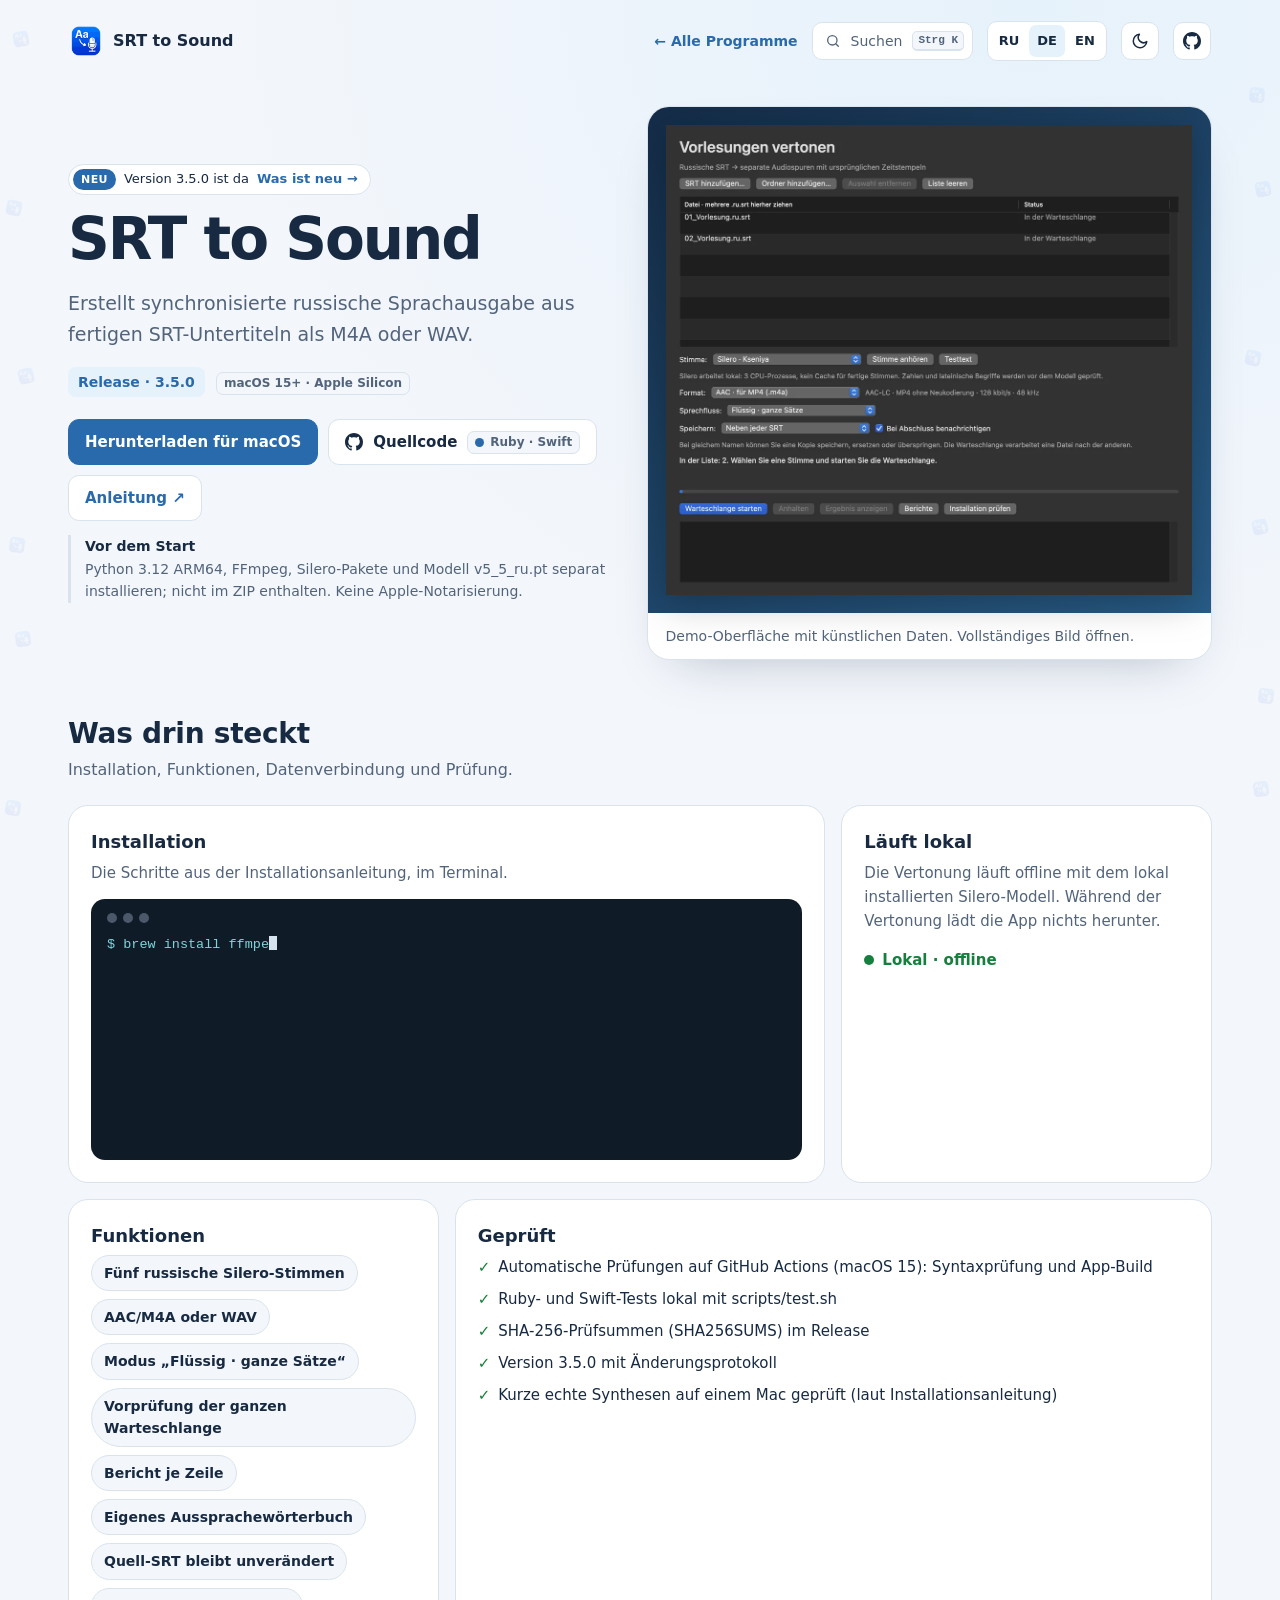
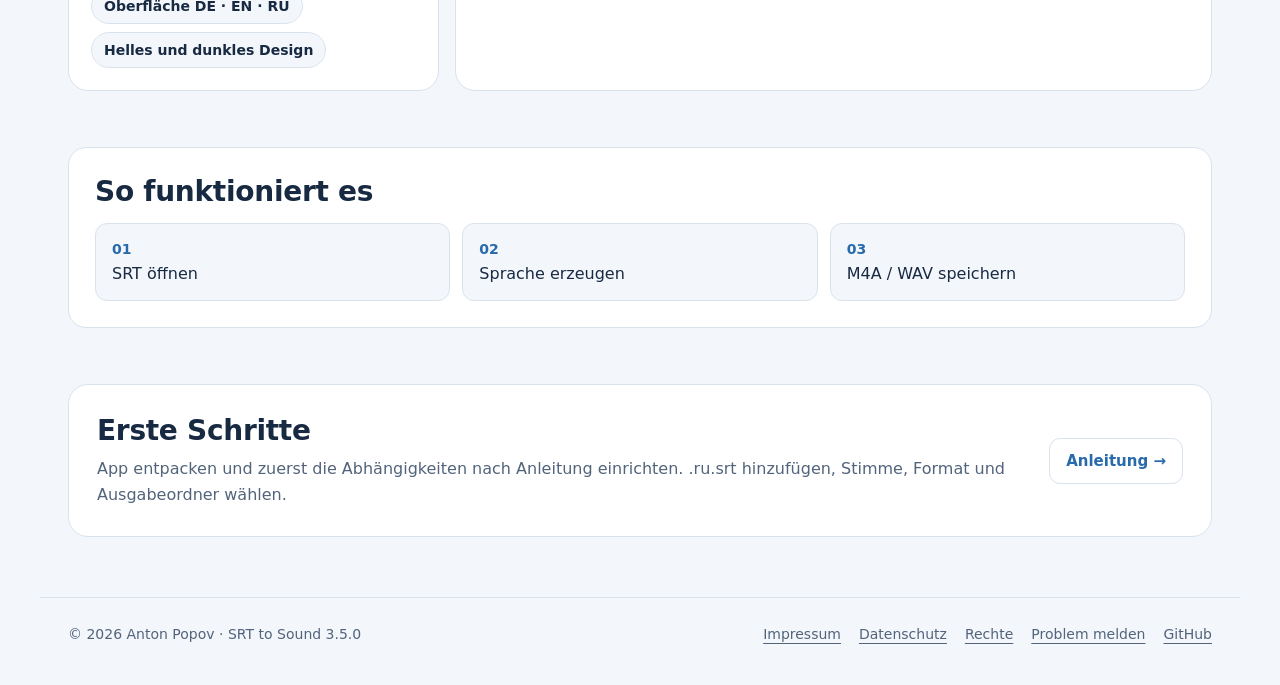
<file: index.html>
<!doctype html>
<html lang="de">
<head>
<meta charset="utf-8">
<meta name="viewport" content="width=device-width,initial-scale=1">
<meta name="color-scheme" content="light dark">
<meta name="description" content="Erstellt synchronisierte russische Sprachausgabe aus fertigen SRT-Untertiteln als M4A oder WAV.">
<title>SRT to Sound — Erstellt synchronisierte russische Sprachausgabe aus fertigen SRT-Untertiteln als M4A oder WAV</title>
<link rel="icon" href="presentation-icon.png">
<script src="assets/kit/kit-theme.js"></script><link rel="stylesheet" href="assets/kit/kit.css?v=2026.11.16-1"><script src="assets/kit/programs.js?v=2026.11.16-1" defer></script><script src="assets/kit/kit.js?v=2026.11.16-1" defer></script>
<link rel="stylesheet" href="presentation.css?v=2026.11.16-1">
</head>
<body class="ppk-page">
<a class="ppk-skip" href="#main">Zum Inhalt</a>
<div class="ppk-nav-wrap" id="ppk-nav-wrap">
  <nav class="ppk-nav" aria-label="Hauptnavigation">
    <a class="ppk-brand" href="index.html"><img src="presentation-icon.png" alt="" width="34" height="34"><span>SRT to Sound</span></a>
    <span class="ppk-spacer"></span>
    <a class="ppk-back" href="https://popovantondev.github.io/popovantondev/index.html">← Alle Programme</a>
    <button class="ppk-search-btn" type="button" data-ppk-open-search aria-label="Programme durchsuchen"><span>Suchen</span><kbd>Strg K</kbd></button>
    <div class="ppk-langs"><a href="index-ru.html" lang="ru" hreflang="ru">RU</a><a href="index.html" lang="de" hreflang="de" aria-current="page">DE</a><a href="index-en.html" lang="en" hreflang="en">EN</a></div>
    <button class="ppk-icon-btn ppk-theme-btn" type="button" data-ppk-theme aria-label="Farbschema wechseln"></button>
    <a class="ppk-icon-btn ppk-gh-btn" href="https://github.com/popovantondev/SRTtoSound" aria-label="GitHub"></a>
  </nav>
</div>
<main class="ppk-shell" id="main">
<div class="ppk-hero">
<div>
<a class="ppk-pill" href="https://github.com/popovantondev/SRTtoSound/releases/tag/v3.5.0"><span class="ppk-new">NEU</span><span>Version 3.5.0 ist da</span> <span class="ppk-more">Was ist neu →</span></a>
<h1>SRT to Sound</h1>
<p class="ppk-lead">Erstellt synchronisierte russische Sprachausgabe aus fertigen SRT-Untertiteln als M4A oder WAV.</p>
<span class="ppk-status">Release · 3.5.0</span> <span class="ppk-chip ppk-meta-chip">macOS 15+ · Apple Silicon</span>
<div class="ppk-actions">
<a class="ppk-btn ppk-btn-primary" href="https://github.com/popovantondev/SRTtoSound/releases/tag/v3.5.0">Herunterladen für macOS</a>
<a class="ppk-btn ppk-btn-gh" href="https://github.com/popovantondev/SRTtoSound">Quellcode <span class="ppk-chip"><i class="ppk-dot"></i>Ruby · Swift</span></a>
<a class="ppk-btn" href="Guide-de.html">Anleitung ↗</a>
</div>
<p class="ppk-requirements"><strong>Vor dem Start</strong>Python 3.12 ARM64, FFmpeg, Silero-Pakete und Modell v5_5_ru.pt separat installieren; nicht im ZIP enthalten. Keine Apple-Notarisierung.</p>

</div>
<figure class="ppk-preview">
<div class="ppk-stage"><a href="docs/screenshots/interface-de-dark.png"><img src="assets/web/interface-de-dark.b203872c.webp" alt="SRT to Sound — Demo-Oberfläche mit künstlichen Daten. Vollständiges Bild öffnen." decoding="async" width="1880" height="1680" fetchpriority="high"></a></div>
<figcaption>Demo-Oberfläche mit künstlichen Daten. Vollständiges Bild öffnen.</figcaption>
</figure>
</div>

<section class="ppk-bento-section ppk-section ppk-reveal">
<h2>Was drin steckt</h2>
<p class="ppk-sub">Installation, Funktionen, Datenverbindung und Prüfung.</p>
<div class="ppk-bento">
<div class="ppk-tile ppk-wide"><h3>Installation</h3><p>Die Schritte aus der Installationsanleitung, im Terminal.</p><div class="ppk-term" role="group" aria-label="Installation"><div class="ppk-term-bar"><i></i><i></i><i></i></div><div class="ppk-term-out"><div class="ppk-ps">$ brew install ffmpeg</div><div class="ppk-ps">$ brew install python@3.12</div><div class="ppk-dim"># PYTHON=/opt/homebrew/bin/python3.12 · APP_DATA=~/Library/Application Support/SRTtoSound</div><div class="ppk-ps">$ &quot;$PYTHON&quot; -m venv &quot;$APP_DATA/.venv-silero-py312&quot;</div><div class="ppk-ps">$ &quot;$APP_DATA/.venv-silero-py312/bin/python&quot; -m pip install -r &quot;$REQUIREMENTS&quot;</div><div class="ppk-dim"># Modell v5_5_ru.pt manuell laden, danach die Prüfsumme vergleichen:</div><div class="ppk-ps">$ shasum -a 256 &quot;$APP_DATA/models/v5_5_ru.pt&quot;</div><div class="ppk-ok">→ In der App „Installation prüfen“, dann „Stimme anhören“</div></div></div></div>
<div class="ppk-tile"><h3>Läuft lokal</h3><p>Die Vertonung läuft offline mit dem lokal installierten Silero-Modell. Während der Vertonung lädt die App nichts herunter.</p><span class="ppk-live">Lokal · offline</span></div>
<div class="ppk-tile"><h3>Funktionen</h3><div class="ppk-chips"><span>Fünf russische Silero-Stimmen</span><span>AAC/M4A oder WAV</span><span>Modus „Flüssig · ganze Sätze“</span><span>Vorprüfung der ganzen Warteschlange</span><span>Bericht je Zeile</span><span>Eigenes Aussprachewörterbuch</span><span>Quell-SRT bleibt unverändert</span><span>Oberfläche DE · EN · RU</span><span>Helles und dunkles Design</span></div></div>
<div class="ppk-tile ppk-wide"><h3>Geprüft</h3><ul class="ppk-checks"><li>Automatische Prüfungen auf GitHub Actions (macOS 15): Syntaxprüfung und App-Build</li><li>Ruby- und Swift-Tests lokal mit scripts/test.sh</li><li>SHA-256-Prüfsummen (SHA256SUMS) im Release</li><li>Version 3.5.0 mit Änderungsprotokoll</li><li>Kurze echte Synthesen auf einem Mac geprüft (laut Installationsanleitung)</li></ul></div>
</div>
</section>

<section class="ppk-section ppk-process ppk-reveal" aria-labelledby="process-title">
<h2 id="process-title">So funktioniert es</h2>
<ol class="ppk-flow"><li>SRT öffnen</li><li>Sprache erzeugen</li><li>M4A / WAV speichern</li></ol>
</section>

<section class="ppk-section ppk-start ppk-reveal">
<div><h2>Erste Schritte</h2><p>App entpacken und zuerst die Abhängigkeiten nach Anleitung einrichten. .ru.srt hinzufügen, Stimme, Format und Ausgabeordner wählen.</p></div>
<div class="ppk-actions"><a class="ppk-btn" href="Guide-de.html">Anleitung →</a></div>
</section>
</main>
<footer class="ppk-footer">
<span>© 2026 Anton Popov · SRT to Sound 3.5.0</span>
<nav aria-label="Rechtliches"><a href="https://popovantondev.github.io/popovantondev/impressum.html">Impressum</a><a href="https://popovantondev.github.io/popovantondev/datenschutz.html">Datenschutz</a><a href="https://github.com/popovantondev/SRTtoSound/blob/main/RIGHTS.de.md">Rechte</a><a href="https://github.com/popovantondev/SRTtoSound/issues/new/choose">Problem melden</a><a href="https://github.com/popovantondev/SRTtoSound">GitHub</a></nav>
</footer>
</body>
</html>
</file>
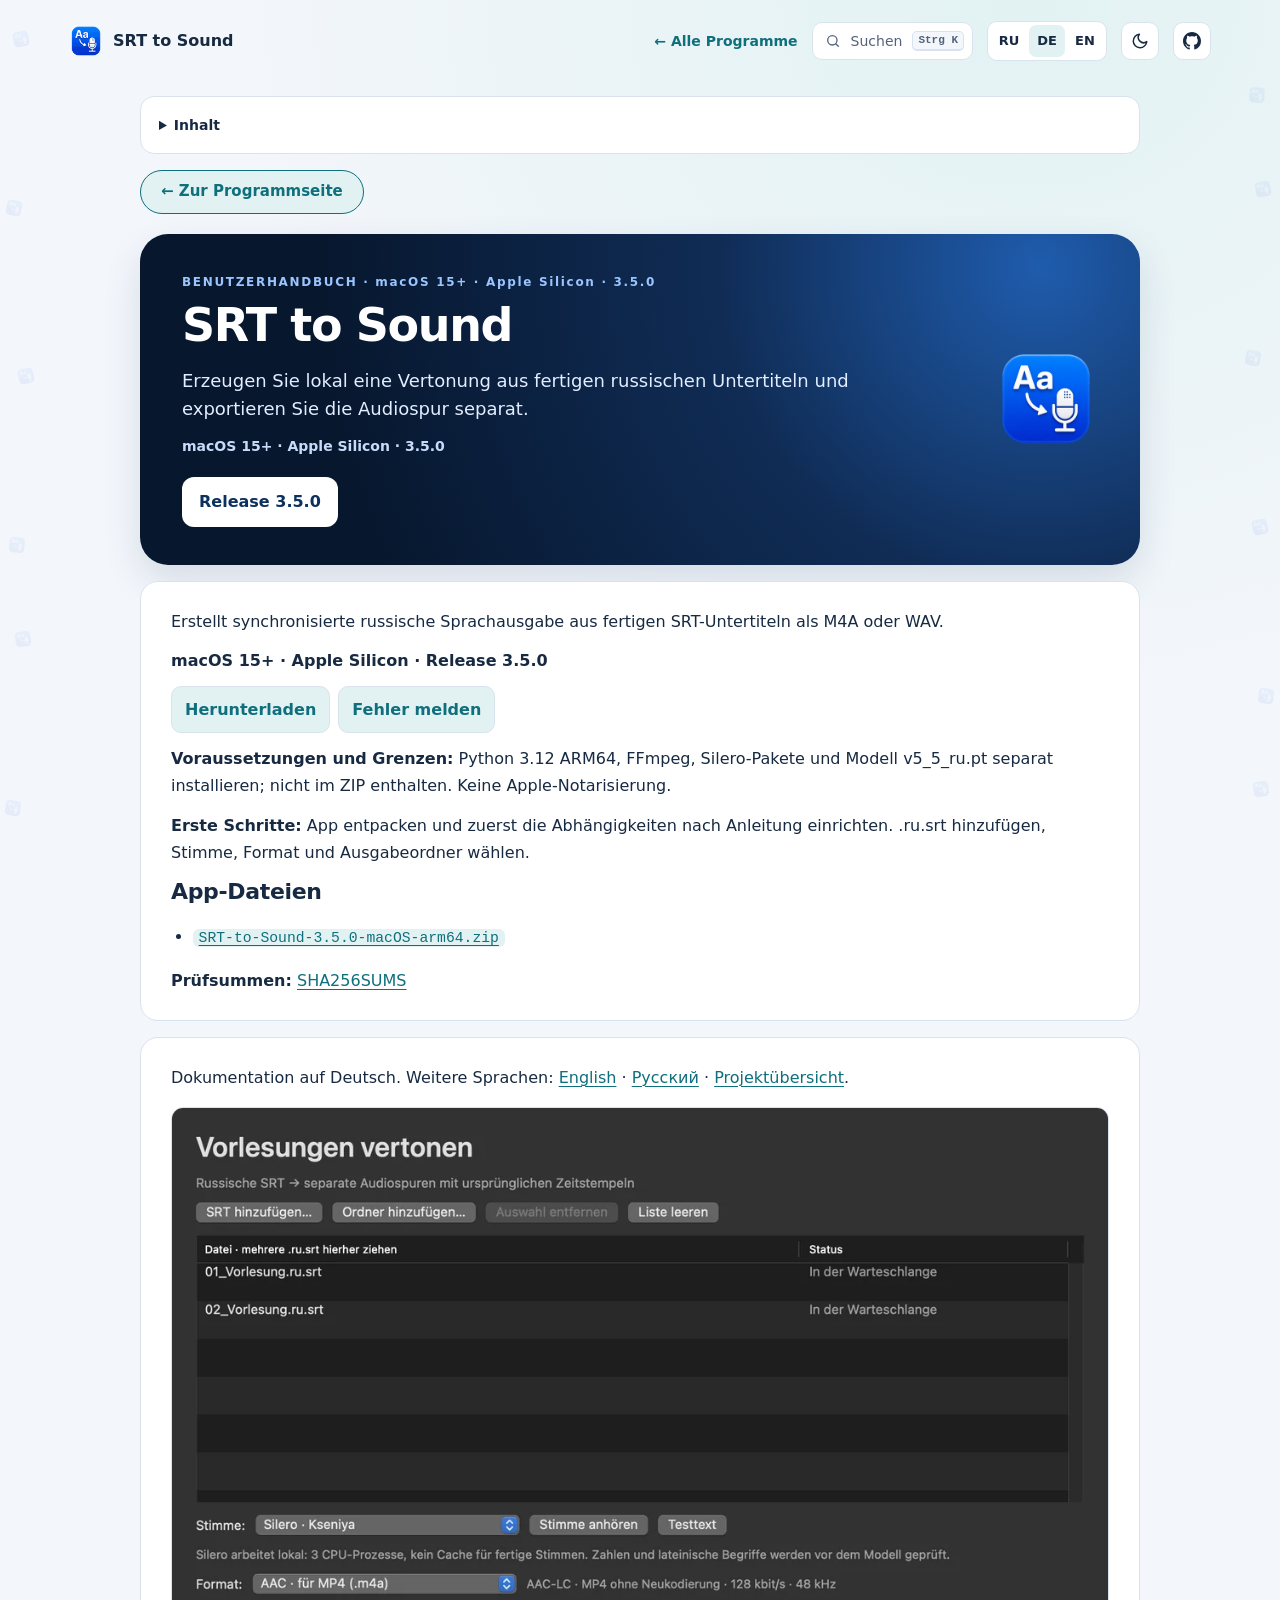
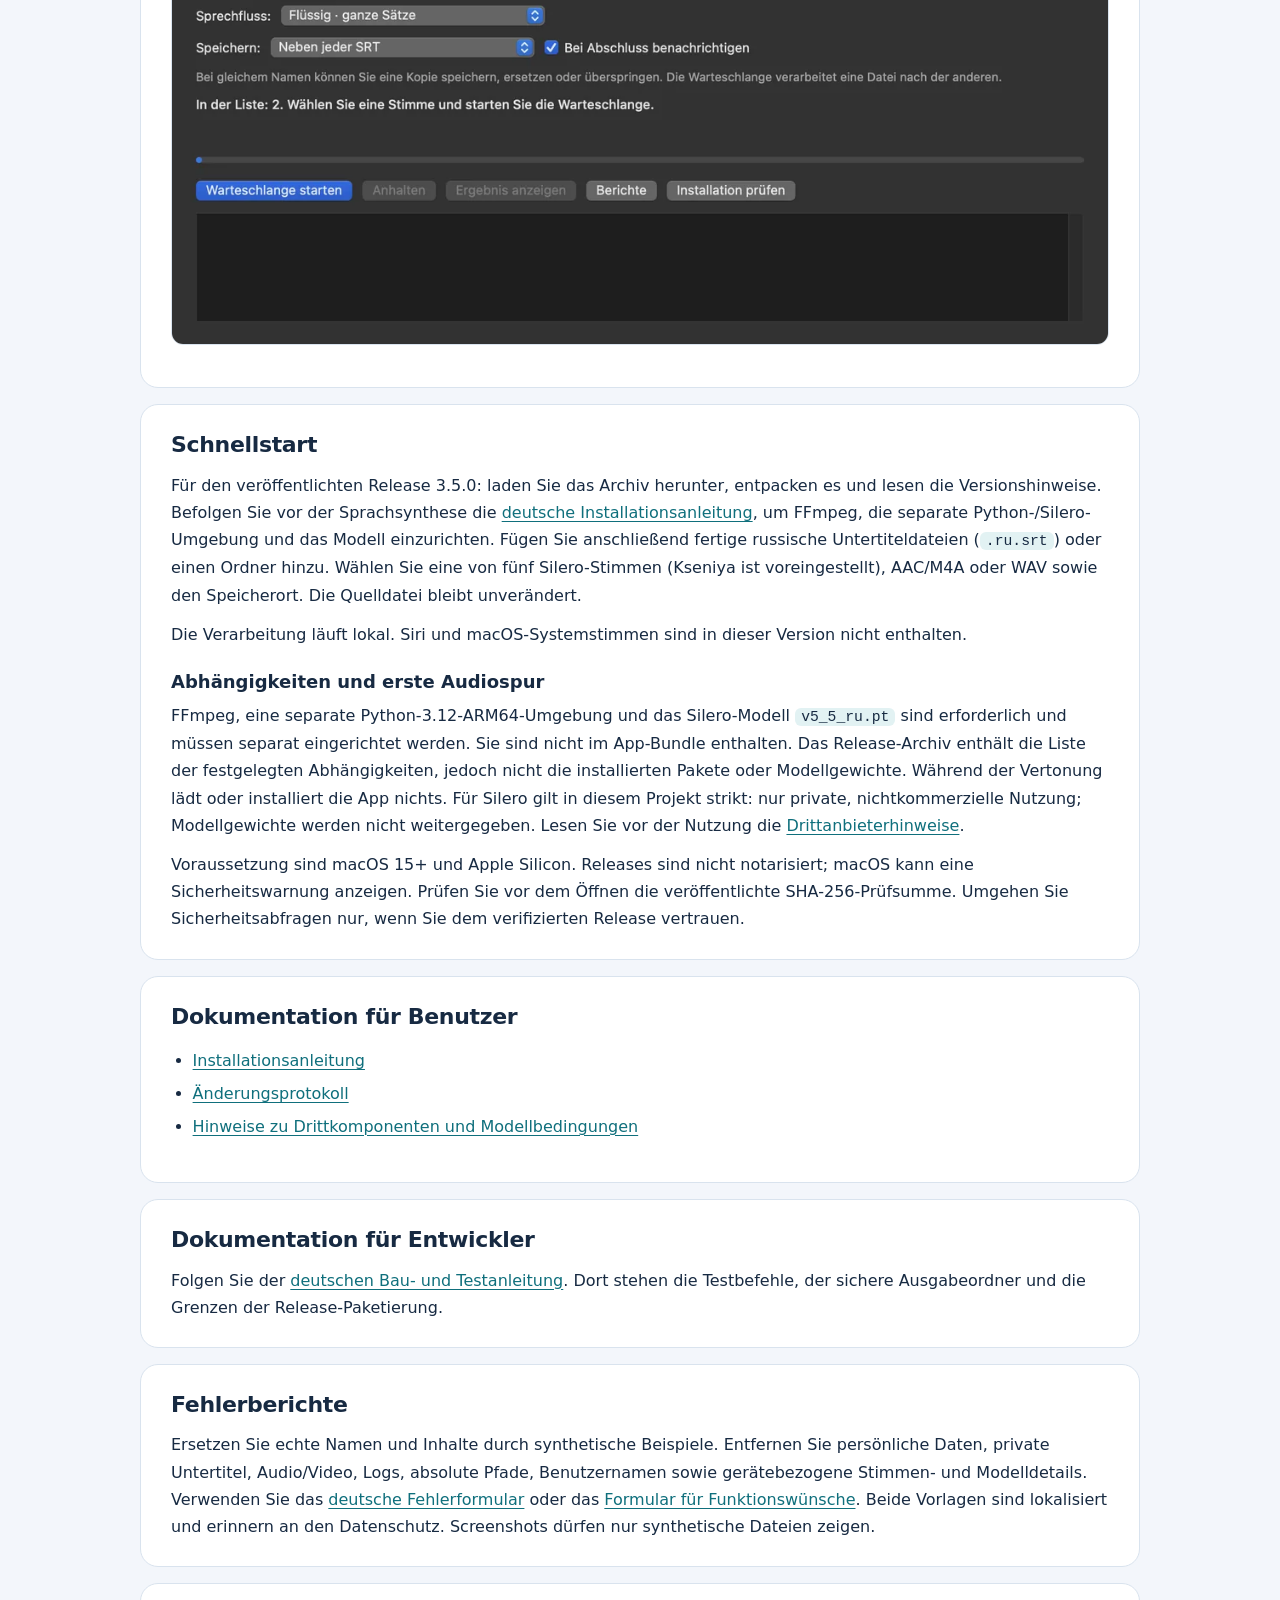
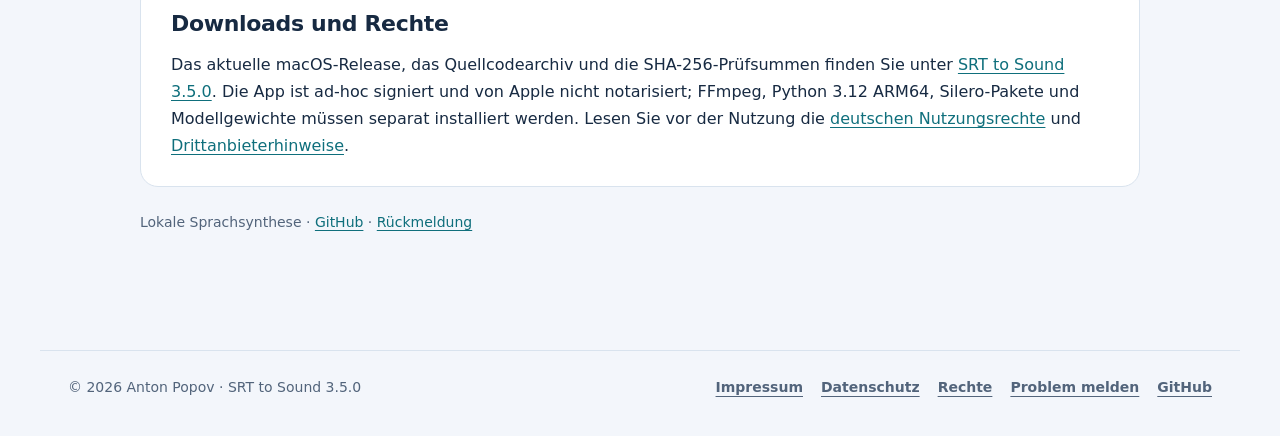
<file: Guide-de.html>
<!doctype html><html lang="de"><head><meta charset="utf-8"><meta name="viewport" content="width=device-width,initial-scale=1"><meta name="theme-color" content="#071a35"><meta name="description" content="Erzeugen Sie lokal eine Vertonung aus fertigen russischen Untertiteln und exportieren Sie die Audiospur separat."><title>SRT to Sound — Anleitung</title><style>:root{--ink:#14253d;--muted:#607087;--line:#dbe4f0;--blue:#1677ff;--panel:#fff;--canvas:#f3f6fb}
*{box-sizing:border-box}body{margin:0;background:var(--canvas);color:var(--ink);font:16px/1.72 -apple-system,BlinkMacSystemFont,"Segoe UI",sans-serif}a{color:#075dd1;text-decoration-thickness:1px;text-underline-offset:3px}a:hover{color:#003c91}.shell{width:min(100% - 36px,1000px);margin:0 auto;padding:24px 0 56px}.top{display:flex;align-items:center;justify-content:space-between;gap:18px;margin-bottom:20px}.brand{display:flex;align-items:center;gap:10px;color:var(--ink);font-weight:750;text-decoration:none}.brand-mark{display:grid;width:38px;height:38px;place-items:center;border-radius:12px;background:#e6f0ff;color:#075dd1;font-size:18px;font-weight:800}.brand img{width:38px;height:38px;object-fit:contain}nav{display:flex;gap:8px;flex-wrap:wrap}nav a{padding:7px 12px;border:1px solid var(--line);border-radius:999px;background:#fff;color:#34445b;text-decoration:none;font-size:14px;font-weight:650}nav a[aria-current=page]{background:#e6f0ff;border-color:#b8d3ff;color:#075dd1}.hero{display:grid;grid-template-columns:1fr 104px;gap:24px;align-items:center;padding:38px 42px;border-radius:28px;background:radial-gradient(circle at 90% 10%,#1f5cad 0,#102c55 34%,#07172e 76%);color:#fff;box-shadow:0 16px 38px #0b2b551f}.kicker{margin:0 0 8px;color:#9bc5ff;font-size:12px;letter-spacing:.14em;font-weight:750}.meta{margin:12px 0 0;color:#c7dcfa;font-size:14px;font-weight:650}h1{margin:0;font-size:clamp(30px,5vw,46px);line-height:1.12;letter-spacing:-.03em}.lead{max-width:720px;margin:15px 0 0;color:#e2edff;font-size:18px;line-height:1.55}.brand-mark-large{display:grid;width:92px;height:92px;place-items:center;border:1px solid #ffffff42;border-radius:24px;background:#ffffff12;color:#fff;font-size:38px;font-weight:800}.button{display:inline-block;margin-top:19px;padding:10px 16px;border:1px solid #ffffff5c;border-radius:12px;background:#fff;color:#0c315e;font-weight:700;text-decoration:none}.overview,.topic{margin:16px 0;padding:26px 30px;background:var(--panel);border:1px solid var(--line);border-radius:18px;box-shadow:0 5px 16px #0b2b5507}.overview p:first-child{margin-top:0}.overview img{display:block;max-width:100%;height:auto;margin:16px auto;border:1px solid var(--line);border-radius:12px}.overview table,.topic table{display:block;max-width:100%;overflow-x:auto;border-collapse:collapse}.overview th,.overview td,.topic th,.topic td{padding:8px 10px;border:1px solid var(--line);text-align:left}.topic h2{margin:0 0 12px;font-size:22px;line-height:1.3;letter-spacing:-.015em}.topic h3{margin:22px 0 8px;font-size:18px;line-height:1.35}.topic p{margin:0 0 12px}.topic p:last-child{margin-bottom:0}.topic ul,.topic ol{padding-left:1.35em}.topic li{margin:.35em 0}.topic th{background:#eef4fc}.topic pre{max-width:100%;overflow:auto;padding:16px;border-radius:12px;background:#0b1b31;color:#e5efff}.topic code{padding:.12em .35em;border-radius:5px;background:#edf2f8}.topic pre code{padding:0;background:transparent;color:inherit}.topic blockquote{margin:12px 0;padding:4px 16px;border-left:3px solid #8bbaff;color:var(--muted)}footer{margin-top:24px;padding:20px 10px;color:var(--muted);text-align:center;font-size:14px}@media(max-width:620px){.shell{width:min(100% - 22px,1000px);padding-top:12px}.top{align-items:flex-start;flex-direction:column}.hero{grid-template-columns:1fr 66px;padding:26px 22px;border-radius:20px;gap:12px}.brand-mark-large{width:66px;height:66px;font-size:28px;border-radius:18px}.lead{font-size:16px}.overview,.topic{padding:21px 19px}}@media print{body{background:#fff}.shell{width:100%;padding:0}.top nav,.button{break-inside:avoid}.hero,.topic,.overview{box-shadow:none}.topic{break-inside:avoid}}
/* Use the application's real artwork in the guide header. */
.brand-mark{display:grid;flex:none;width:38px;height:38px;place-items:center;overflow:hidden;border-radius:10px;background:#ffffff18}
.brand-mark img{display:block;width:100%;height:100%;padding:2px;object-fit:contain}
.brand-mark-large{display:grid;box-sizing:border-box;width:104px;height:104px;padding:8px;place-items:center;overflow:hidden;border:1px solid #ffffff48;border-radius:24px;background:#ffffff12;font-size:0}
.brand-mark-large img{display:block;width:100%;height:100%;object-fit:contain}
@media(max-width:620px){.brand-mark-large{width:66px;height:66px;padding:5px;border-radius:18px}}


/* Let the app artwork stand on its own without an extra tile. */
.brand-mark,
.brand-mark-large,
.brand-mark-large.preview-art {
  padding: 0;
  border: 0;
  border-radius: 0;
  background: transparent;
  box-shadow: none;
}
.brand-mark img,
.brand-mark-large img,
.brand-mark-large.preview-art img {
  padding: 0;
  border: 0;
  border-radius: 0;
  background: transparent;
  box-shadow: none;
}
.release-summary code{overflow-wrap:anywhere}.release-actions{display:flex;gap:8px;flex-wrap:wrap}.release-link{display:inline-block;padding:9px 13px;border:1px solid #bdd1ed;border-radius:10px;background:#edf4ff;color:#0753ad;font-weight:650;text-decoration:none}.release-link:focus-visible{outline:3px solid #1677ff;outline-offset:3px}
</style><!-- ppk-head:start --><meta name="color-scheme" content="light dark"><link rel="icon" href="presentation-icon.png"><script src="assets/kit/kit-theme.js"></script><link rel="stylesheet" href="assets/kit/kit.css?v=2026.11.16-1"><script src="assets/kit/programs.js?v=2026.11.16-1" defer></script><script src="assets/kit/kit.js?v=2026.11.16-1" defer></script><link rel="stylesheet" href="guide-kit.css?v=2026.11.16-1-faa9ca0f"><!-- ppk-head:end --></head><body class="ppk-page ppk-prose">
<!-- ppk-nav:start --><a class="ppk-skip" href="#main-content">Zum Inhalt</a>
<div class="ppk-nav-wrap" id="ppk-nav-wrap">
  <nav class="ppk-nav" aria-label="Hauptnavigation">
    <a class="ppk-brand" href="index.html"><img src="presentation-icon.png" alt="" width="34" height="34"><span>SRT to Sound</span></a>
    <span class="ppk-spacer"></span>
    <a class="ppk-back" href="https://popovantondev.github.io/popovantondev/index.html">← Alle Programme</a>
    <button class="ppk-search-btn" type="button" data-ppk-open-search aria-label="Programme durchsuchen"><span>Suchen</span><kbd>Strg K</kbd></button>
    <div class="ppk-langs"><a href="Guide-ru.html" lang="ru" hreflang="ru">RU</a><a href="Guide-de.html" lang="de" hreflang="de" aria-current="page">DE</a><a href="Guide-en.html" lang="en" hreflang="en">EN</a></div>
    <button class="ppk-icon-btn ppk-theme-btn" type="button" data-ppk-theme aria-label="Farbschema wechseln"></button>
    <a class="ppk-icon-btn ppk-gh-btn" href="https://github.com/popovantondev/SRTtoSound" aria-label="GitHub"></a>
  </nav>
</div><!-- ppk-nav:end -->
<div class="shell"><aside class="guide-tools"><details><summary>Inhalt</summary><ol><li><a href="#schnellstart">Schnellstart</a></li><li><a href="#dokumentation-fur-benutzer">Dokumentation für Benutzer</a></li><li><a href="#dokumentation-fur-entwickler">Dokumentation für Entwickler</a></li><li><a href="#fehlerberichte">Fehlerberichte</a></li><li><a href="#downloads-und-rechte">Downloads und Rechte</a></li></ol></details></aside>
<main id="main-content">
<!-- ppk-guide-home:start --><p class="guide-home"><a class="guide-home-link" href="index.html">← Zur Programmseite</a></p><!-- ppk-guide-home:end -->
<section class="hero"><div><p class="kicker">BENUTZERHANDBUCH &#183; macOS 15+ &#183; Apple Silicon &#183; 3.5.0</p><h1>SRT to Sound</h1><p class="lead">Erzeugen Sie lokal eine Vertonung aus fertigen russischen Untertiteln und exportieren Sie die Audiospur separat.</p><p class="meta">macOS 15+ &#183; Apple Silicon &#183; 3.5.0</p><a class="button" href="https://github.com/popovantondev/SRTtoSound/releases/tag/v3.5.0">Release 3.5.0</a></div><div class="brand-mark-large"><a class="guide-full-image" href="docs/screenshots/app-icon-512.png" aria-label="Vollständiges Bild öffnen"><img src="assets/web/app-icon-512.557df471.webp" alt="" width="512" height="512" decoding="async"></a></div></section>
<!-- public-release:start -->
<section class="topic release-summary" aria-label="Erste Schritte">
<p>Erstellt synchronisierte russische Sprachausgabe aus fertigen SRT-Untertiteln als M4A oder WAV.</p>
<p><strong>macOS 15+ · Apple Silicon · Release 3.5.0</strong></p>
<p class="release-actions"><a class="release-link" href="https://github.com/popovantondev/SRTtoSound/releases/tag/v3.5.0">Herunterladen</a> <a class="release-link" href="https://github.com/popovantondev/SRTtoSound/issues/new/choose">Fehler melden</a></p>
<p><strong>Voraussetzungen und Grenzen:</strong> Python 3.12 ARM64, FFmpeg, Silero-Pakete und Modell v5_5_ru.pt separat installieren; nicht im ZIP enthalten. Keine Apple-Notarisierung.</p>
<p><strong>Erste Schritte:</strong> App entpacken und zuerst die Abhängigkeiten nach Anleitung einrichten. .ru.srt hinzufügen, Stimme, Format und Ausgabeordner wählen.</p>
<h2>App-Dateien</h2>
<ul>
<li><a href="https://github.com/popovantondev/SRTtoSound/releases/download/v3.5.0/SRT-to-Sound-3.5.0-macOS-arm64.zip"><code>SRT-to-Sound-3.5.0-macOS-arm64.zip</code></a></li>
</ul>
<p><strong>Prüfsummen:</strong> <a href="https://github.com/popovantondev/SRTtoSound/releases/download/v3.5.0/SHA256SUMS">SHA256SUMS</a></p>
</section>
<!-- public-release:end -->
<section class="overview">
<p>Dokumentation auf Deutsch. Weitere Sprachen: <a href="Guide-en.html">English</a> · <a href="Guide-ru.html">Русский</a> · <a href="https://github.com/popovantondev/SRTtoSound/blob/main/README.md">Projektübersicht</a>.</p>
<p><a class="guide-full-image" href="docs/screenshots/interface-de-dark.png" aria-label="Vollständiges Bild öffnen"><img src="assets/web/interface-de-dark.b203872c.webp" alt="SRT-to-Sound-Warteschlange auf Deutsch" width="1880" height="1680" loading="lazy" decoding="async" /></a></p>
</section><section class="topic"><h2 id="schnellstart">Schnellstart</h2>
<p>Für den veröffentlichten Release 3.5.0: laden Sie das Archiv herunter, entpacken es und lesen die Versionshinweise. Befolgen Sie vor der Sprachsynthese die <a href="https://github.com/popovantondev/SRTtoSound/blob/main/docs/INSTALLATION.de.md">deutsche Installationsanleitung</a>, um FFmpeg, die separate Python-/Silero-Umgebung und das Modell einzurichten. Fügen Sie anschließend fertige russische Untertiteldateien (<code>.ru.srt</code>) oder einen Ordner hinzu. Wählen Sie eine von fünf Silero-Stimmen (Kseniya ist voreingestellt), AAC/M4A oder WAV sowie den Speicherort. Die Quelldatei bleibt unverändert.</p>
<p>Die Verarbeitung läuft lokal. Siri und macOS-Systemstimmen sind in dieser Version nicht enthalten.</p>
<h3 id="abhangigkeiten-und-erste-audiospur">Abhängigkeiten und erste Audiospur</h3>
<p>FFmpeg, eine separate Python-3.12-ARM64-Umgebung und das Silero-Modell <code>v5_5_ru.pt</code> sind erforderlich und müssen separat eingerichtet werden. Sie sind nicht im App-Bundle enthalten. Das Release-Archiv enthält die Liste der festgelegten Abhängigkeiten, jedoch nicht die installierten Pakete oder Modellgewichte. Während der Vertonung lädt oder installiert die App nichts. Für Silero gilt in diesem Projekt strikt: nur private, nichtkommerzielle Nutzung; Modellgewichte werden nicht weitergegeben. Lesen Sie vor der Nutzung die <a href="https://github.com/popovantondev/SRTtoSound/blob/main/THIRD_PARTY.de.md">Drittanbieterhinweise</a>.</p>
<p>Voraussetzung sind macOS 15+ und Apple Silicon. Releases sind nicht notarisiert; macOS kann eine Sicherheitswarnung anzeigen. Prüfen Sie vor dem Öffnen die veröffentlichte SHA-256-Prüfsumme. Umgehen Sie Sicherheitsabfragen nur, wenn Sie dem verifizierten Release vertrauen.</p>
</section><section class="topic"><h2 id="dokumentation-fur-benutzer">Dokumentation für Benutzer</h2>
<ul>
<li><a href="https://github.com/popovantondev/SRTtoSound/blob/main/docs/INSTALLATION.de.md">Installationsanleitung</a></li>
<li><a href="https://github.com/popovantondev/SRTtoSound/blob/main/CHANGELOG.de.md">Änderungsprotokoll</a></li>
<li><a href="https://github.com/popovantondev/SRTtoSound/blob/main/THIRD_PARTY.de.md">Hinweise zu Drittkomponenten und Modellbedingungen</a></li>
</ul>
</section><section class="topic"><h2 id="dokumentation-fur-entwickler">Dokumentation für Entwickler</h2>
<p>Folgen Sie der <a href="https://github.com/popovantondev/SRTtoSound/blob/main/docs/BUILD.de.md">deutschen Bau- und Testanleitung</a>. Dort stehen die Testbefehle, der sichere Ausgabeordner und die Grenzen der Release-Paketierung.</p>
</section><section class="topic"><h2 id="fehlerberichte">Fehlerberichte</h2>
<p>Ersetzen Sie echte Namen und Inhalte durch synthetische Beispiele. Entfernen Sie persönliche Daten, private Untertitel, Audio/Video, Logs, absolute Pfade, Benutzernamen sowie gerätebezogene Stimmen- und Modelldetails. Verwenden Sie das <a href="https://github.com/popovantondev/SRTtoSound/issues/new/choose">deutsche Fehlerformular</a> oder das <a href="https://github.com/popovantondev/SRTtoSound/issues/new/choose">Formular für Funktionswünsche</a>. Beide Vorlagen sind lokalisiert und erinnern an den Datenschutz. Screenshots dürfen nur synthetische Dateien zeigen.</p>
</section><section class="topic"><h2 id="downloads-und-rechte">Downloads und Rechte</h2>
<p>Das aktuelle macOS-Release, das Quellcodearchiv und die SHA-256-Prüfsummen finden Sie unter <a href="https://github.com/popovantondev/SRTtoSound/releases/tag/v3.5.0">SRT to Sound 3.5.0</a>. Die App ist ad-hoc signiert und von Apple nicht notarisiert; FFmpeg, Python 3.12 ARM64, Silero-Pakete und Modellgewichte müssen separat installiert werden. Lesen Sie vor der Nutzung die <a href="https://github.com/popovantondev/SRTtoSound/blob/main/RIGHTS.de.md">deutschen Nutzungsrechte</a> und <a href="https://github.com/popovantondev/SRTtoSound/blob/main/THIRD_PARTY.de.md">Drittanbieterhinweise</a>.</p>
</section></main><div class="guide-note">Lokale Sprachsynthese · <a href="https://github.com/popovantondev/SRTtoSound">GitHub</a> · <a href="https://github.com/popovantondev/SRTtoSound/issues/new/choose">Rückmeldung</a></div></div>
<footer class="ppk-footer">
<span>© 2026 Anton Popov · SRT to Sound 3.5.0</span>
<nav aria-label="Rechtliches"><a href="https://popovantondev.github.io/popovantondev/impressum.html">Impressum</a><a href="https://popovantondev.github.io/popovantondev/datenschutz.html">Datenschutz</a><a href="https://github.com/popovantondev/SRTtoSound/blob/main/RIGHTS.de.md">Rechte</a><a href="https://github.com/popovantondev/SRTtoSound/issues/new/choose">Problem melden</a><a href="https://github.com/popovantondev/SRTtoSound">GitHub</a></nav>
</footer>
</body></html>
</file>
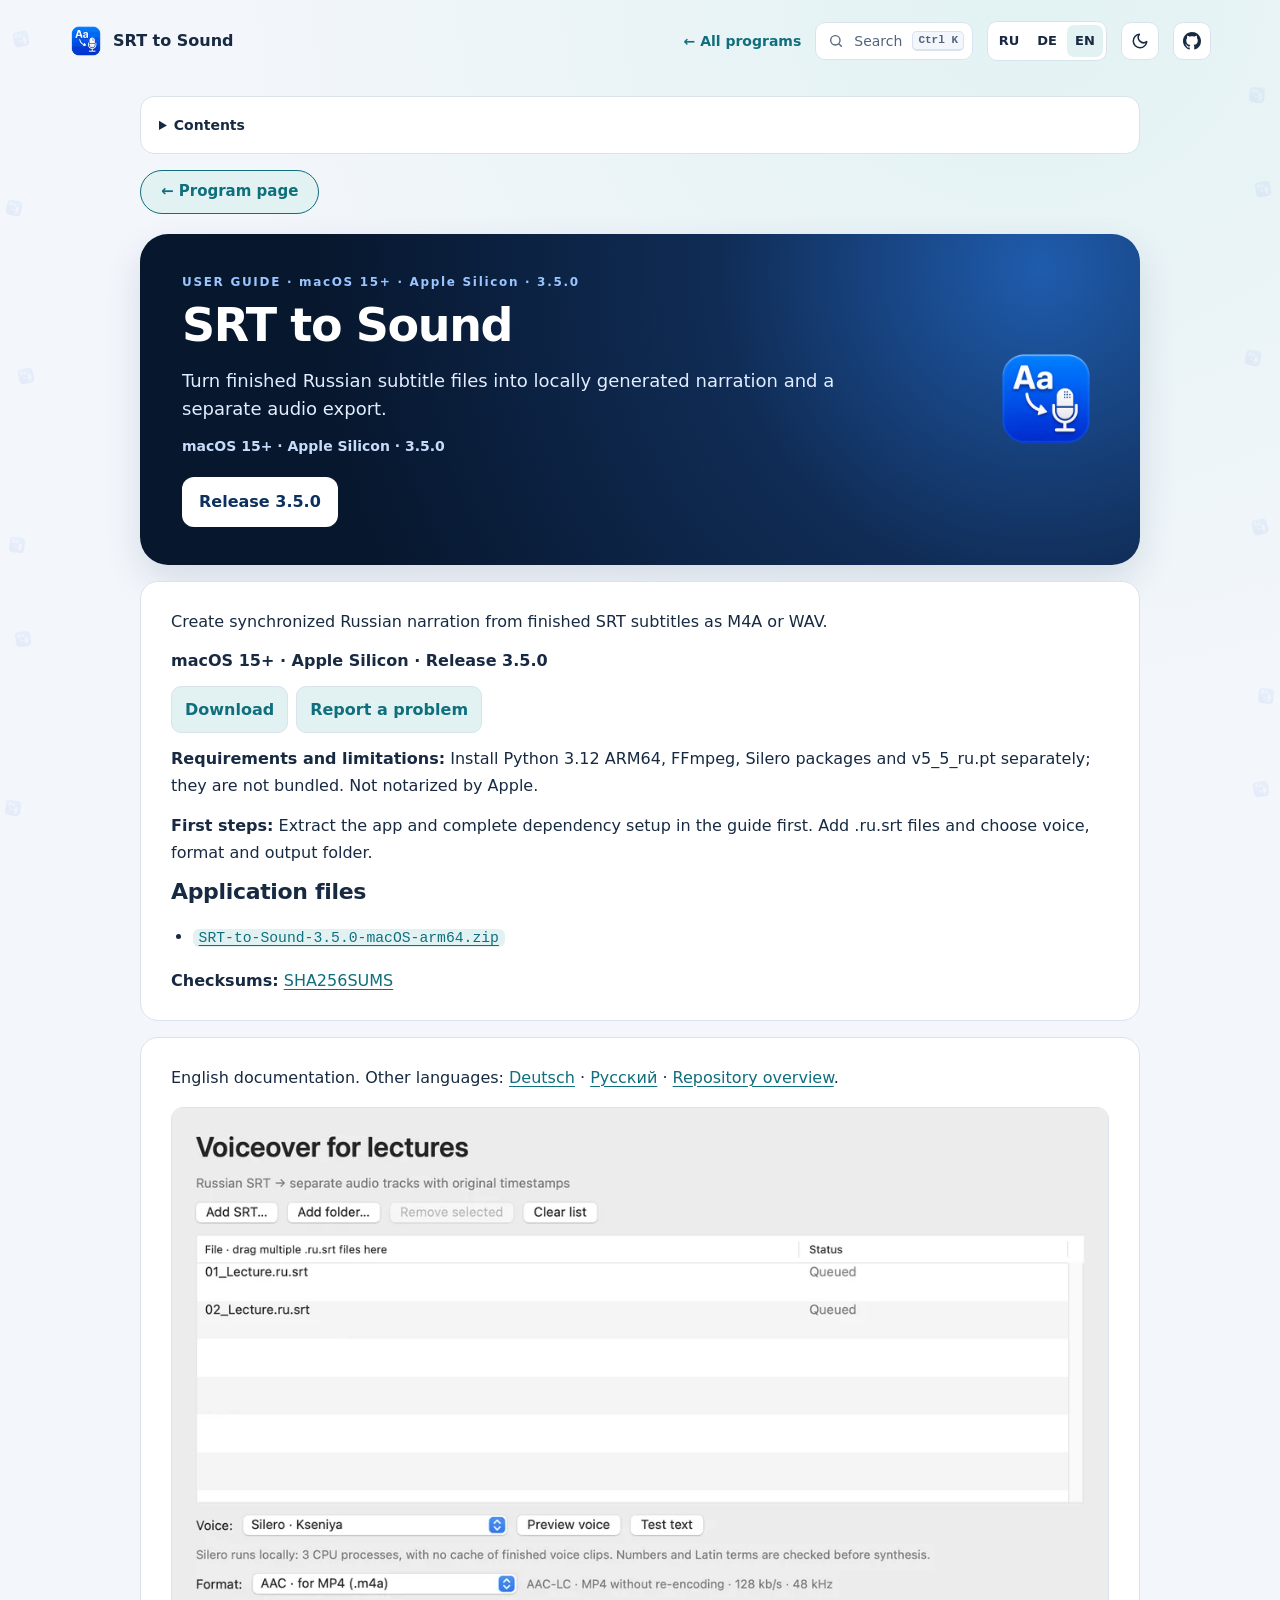
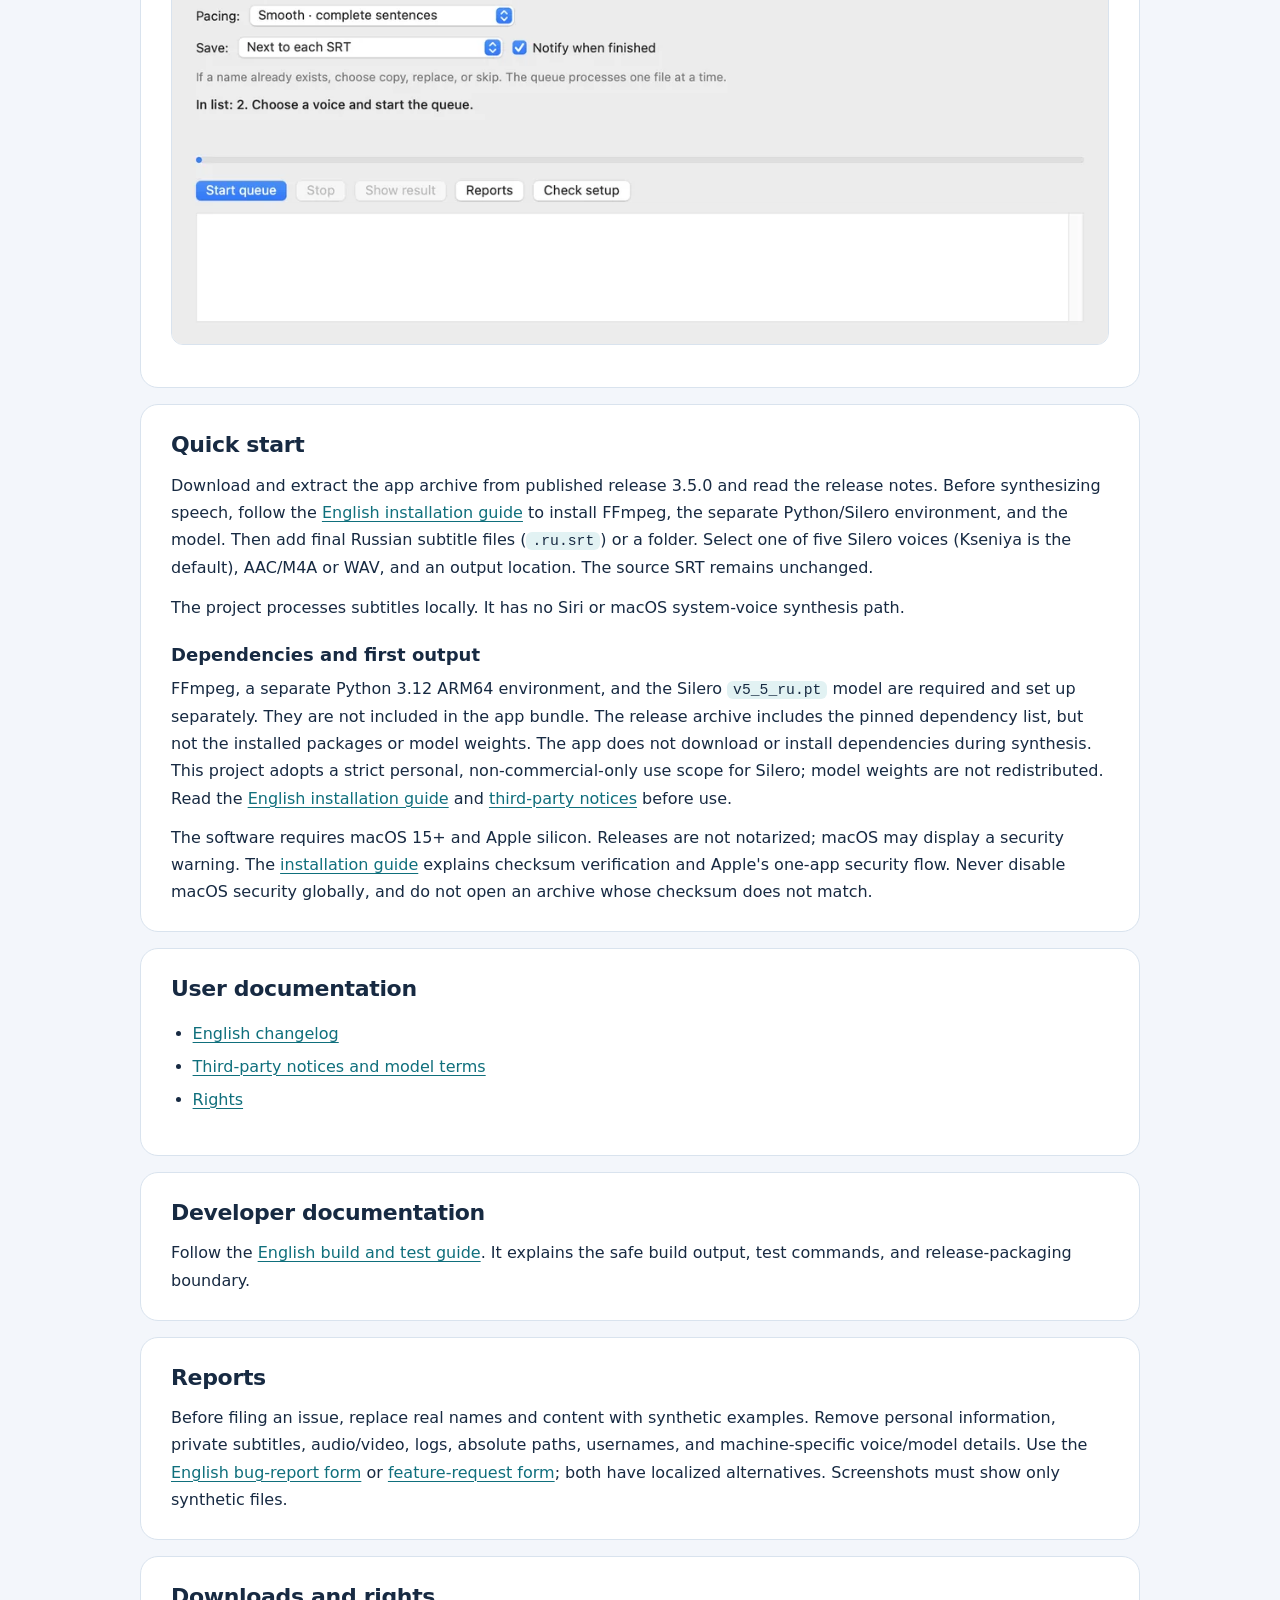
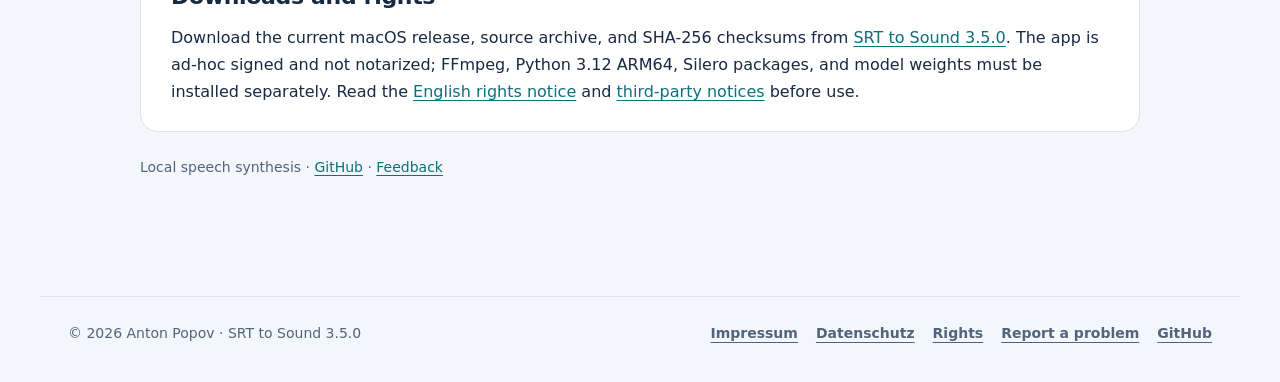
<file: Guide-en.html>
<!doctype html><html lang="en"><head><meta charset="utf-8"><meta name="viewport" content="width=device-width,initial-scale=1"><meta name="theme-color" content="#071a35"><meta name="description" content="Turn finished Russian subtitle files into locally generated narration and a separate audio export."><title>SRT to Sound — User guide</title><style>:root{--ink:#14253d;--muted:#607087;--line:#dbe4f0;--blue:#1677ff;--panel:#fff;--canvas:#f3f6fb}
*{box-sizing:border-box}body{margin:0;background:var(--canvas);color:var(--ink);font:16px/1.72 -apple-system,BlinkMacSystemFont,"Segoe UI",sans-serif}a{color:#075dd1;text-decoration-thickness:1px;text-underline-offset:3px}a:hover{color:#003c91}.shell{width:min(100% - 36px,1000px);margin:0 auto;padding:24px 0 56px}.top{display:flex;align-items:center;justify-content:space-between;gap:18px;margin-bottom:20px}.brand{display:flex;align-items:center;gap:10px;color:var(--ink);font-weight:750;text-decoration:none}.brand-mark{display:grid;width:38px;height:38px;place-items:center;border-radius:12px;background:#e6f0ff;color:#075dd1;font-size:18px;font-weight:800}.brand img{width:38px;height:38px;object-fit:contain}nav{display:flex;gap:8px;flex-wrap:wrap}nav a{padding:7px 12px;border:1px solid var(--line);border-radius:999px;background:#fff;color:#34445b;text-decoration:none;font-size:14px;font-weight:650}nav a[aria-current=page]{background:#e6f0ff;border-color:#b8d3ff;color:#075dd1}.hero{display:grid;grid-template-columns:1fr 104px;gap:24px;align-items:center;padding:38px 42px;border-radius:28px;background:radial-gradient(circle at 90% 10%,#1f5cad 0,#102c55 34%,#07172e 76%);color:#fff;box-shadow:0 16px 38px #0b2b551f}.kicker{margin:0 0 8px;color:#9bc5ff;font-size:12px;letter-spacing:.14em;font-weight:750}.meta{margin:12px 0 0;color:#c7dcfa;font-size:14px;font-weight:650}h1{margin:0;font-size:clamp(30px,5vw,46px);line-height:1.12;letter-spacing:-.03em}.lead{max-width:720px;margin:15px 0 0;color:#e2edff;font-size:18px;line-height:1.55}.brand-mark-large{display:grid;width:92px;height:92px;place-items:center;border:1px solid #ffffff42;border-radius:24px;background:#ffffff12;color:#fff;font-size:38px;font-weight:800}.button{display:inline-block;margin-top:19px;padding:10px 16px;border:1px solid #ffffff5c;border-radius:12px;background:#fff;color:#0c315e;font-weight:700;text-decoration:none}.overview,.topic{margin:16px 0;padding:26px 30px;background:var(--panel);border:1px solid var(--line);border-radius:18px;box-shadow:0 5px 16px #0b2b5507}.overview p:first-child{margin-top:0}.overview img{display:block;max-width:100%;height:auto;margin:16px auto;border:1px solid var(--line);border-radius:12px}.overview table,.topic table{display:block;max-width:100%;overflow-x:auto;border-collapse:collapse}.overview th,.overview td,.topic th,.topic td{padding:8px 10px;border:1px solid var(--line);text-align:left}.topic h2{margin:0 0 12px;font-size:22px;line-height:1.3;letter-spacing:-.015em}.topic h3{margin:22px 0 8px;font-size:18px;line-height:1.35}.topic p{margin:0 0 12px}.topic p:last-child{margin-bottom:0}.topic ul,.topic ol{padding-left:1.35em}.topic li{margin:.35em 0}.topic th{background:#eef4fc}.topic pre{max-width:100%;overflow:auto;padding:16px;border-radius:12px;background:#0b1b31;color:#e5efff}.topic code{padding:.12em .35em;border-radius:5px;background:#edf2f8}.topic pre code{padding:0;background:transparent;color:inherit}.topic blockquote{margin:12px 0;padding:4px 16px;border-left:3px solid #8bbaff;color:var(--muted)}footer{margin-top:24px;padding:20px 10px;color:var(--muted);text-align:center;font-size:14px}@media(max-width:620px){.shell{width:min(100% - 22px,1000px);padding-top:12px}.top{align-items:flex-start;flex-direction:column}.hero{grid-template-columns:1fr 66px;padding:26px 22px;border-radius:20px;gap:12px}.brand-mark-large{width:66px;height:66px;font-size:28px;border-radius:18px}.lead{font-size:16px}.overview,.topic{padding:21px 19px}}@media print{body{background:#fff}.shell{width:100%;padding:0}.top nav,.button{break-inside:avoid}.hero,.topic,.overview{box-shadow:none}.topic{break-inside:avoid}}
/* Use the application's real artwork in the guide header. */
.brand-mark{display:grid;flex:none;width:38px;height:38px;place-items:center;overflow:hidden;border-radius:10px;background:#ffffff18}
.brand-mark img{display:block;width:100%;height:100%;padding:2px;object-fit:contain}
.brand-mark-large{display:grid;box-sizing:border-box;width:104px;height:104px;padding:8px;place-items:center;overflow:hidden;border:1px solid #ffffff48;border-radius:24px;background:#ffffff12;font-size:0}
.brand-mark-large img{display:block;width:100%;height:100%;object-fit:contain}
@media(max-width:620px){.brand-mark-large{width:66px;height:66px;padding:5px;border-radius:18px}}


/* Let the app artwork stand on its own without an extra tile. */
.brand-mark,
.brand-mark-large,
.brand-mark-large.preview-art {
  padding: 0;
  border: 0;
  border-radius: 0;
  background: transparent;
  box-shadow: none;
}
.brand-mark img,
.brand-mark-large img,
.brand-mark-large.preview-art img {
  padding: 0;
  border: 0;
  border-radius: 0;
  background: transparent;
  box-shadow: none;
}
.release-summary code{overflow-wrap:anywhere}.release-actions{display:flex;gap:8px;flex-wrap:wrap}.release-link{display:inline-block;padding:9px 13px;border:1px solid #bdd1ed;border-radius:10px;background:#edf4ff;color:#0753ad;font-weight:650;text-decoration:none}.release-link:focus-visible{outline:3px solid #1677ff;outline-offset:3px}
</style><!-- ppk-head:start --><meta name="color-scheme" content="light dark"><link rel="icon" href="presentation-icon.png"><script src="assets/kit/kit-theme.js"></script><link rel="stylesheet" href="assets/kit/kit.css?v=2026.11.16-1"><script src="assets/kit/programs.js?v=2026.11.16-1" defer></script><script src="assets/kit/kit.js?v=2026.11.16-1" defer></script><link rel="stylesheet" href="guide-kit.css?v=2026.11.16-1-faa9ca0f"><!-- ppk-head:end --></head><body class="ppk-page ppk-prose">
<!-- ppk-nav:start --><a class="ppk-skip" href="#main-content">Skip to content</a>
<div class="ppk-nav-wrap" id="ppk-nav-wrap">
  <nav class="ppk-nav" aria-label="Main navigation">
    <a class="ppk-brand" href="index-en.html"><img src="presentation-icon.png" alt="" width="34" height="34"><span>SRT to Sound</span></a>
    <span class="ppk-spacer"></span>
    <a class="ppk-back" href="https://popovantondev.github.io/popovantondev/index-en.html">← All programs</a>
    <button class="ppk-search-btn" type="button" data-ppk-open-search aria-label="Search programs"><span>Search</span><kbd>Ctrl K</kbd></button>
    <div class="ppk-langs"><a href="Guide-ru.html" lang="ru" hreflang="ru">RU</a><a href="Guide-de.html" lang="de" hreflang="de">DE</a><a href="Guide-en.html" lang="en" hreflang="en" aria-current="page">EN</a></div>
    <button class="ppk-icon-btn ppk-theme-btn" type="button" data-ppk-theme aria-label="Switch colour scheme"></button>
    <a class="ppk-icon-btn ppk-gh-btn" href="https://github.com/popovantondev/SRTtoSound" aria-label="GitHub"></a>
  </nav>
</div><!-- ppk-nav:end -->
<div class="shell"><aside class="guide-tools"><details><summary>Contents</summary><ol><li><a href="#quick-start">Quick start</a></li><li><a href="#user-documentation">User documentation</a></li><li><a href="#developer-documentation">Developer documentation</a></li><li><a href="#reports">Reports</a></li><li><a href="#downloads-and-rights">Downloads and rights</a></li></ol></details></aside>
<main id="main-content">
<!-- ppk-guide-home:start --><p class="guide-home"><a class="guide-home-link" href="index-en.html">← Program page</a></p><!-- ppk-guide-home:end -->
<section class="hero"><div><p class="kicker">USER GUIDE &#183; macOS 15+ &#183; Apple Silicon &#183; 3.5.0</p><h1>SRT to Sound</h1><p class="lead">Turn finished Russian subtitle files into locally generated narration and a separate audio export.</p><p class="meta">macOS 15+ &#183; Apple Silicon &#183; 3.5.0</p><a class="button" href="https://github.com/popovantondev/SRTtoSound/releases/tag/v3.5.0">Release 3.5.0</a></div><div class="brand-mark-large"><a class="guide-full-image" href="docs/screenshots/app-icon-512.png" aria-label="Open the full image"><img src="assets/web/app-icon-512.557df471.webp" alt="" width="512" height="512" decoding="async"></a></div></section>
<!-- public-release:start -->
<section class="topic release-summary" aria-label="First steps">
<p>Create synchronized Russian narration from finished SRT subtitles as M4A or WAV.</p>
<p><strong>macOS 15+ · Apple Silicon · Release 3.5.0</strong></p>
<p class="release-actions"><a class="release-link" href="https://github.com/popovantondev/SRTtoSound/releases/tag/v3.5.0">Download</a> <a class="release-link" href="https://github.com/popovantondev/SRTtoSound/issues/new/choose">Report a problem</a></p>
<p><strong>Requirements and limitations:</strong> Install Python 3.12 ARM64, FFmpeg, Silero packages and v5_5_ru.pt separately; they are not bundled. Not notarized by Apple.</p>
<p><strong>First steps:</strong> Extract the app and complete dependency setup in the guide first. Add .ru.srt files and choose voice, format and output folder.</p>
<h2>Application files</h2>
<ul>
<li><a href="https://github.com/popovantondev/SRTtoSound/releases/download/v3.5.0/SRT-to-Sound-3.5.0-macOS-arm64.zip"><code>SRT-to-Sound-3.5.0-macOS-arm64.zip</code></a></li>
</ul>
<p><strong>Checksums:</strong> <a href="https://github.com/popovantondev/SRTtoSound/releases/download/v3.5.0/SHA256SUMS">SHA256SUMS</a></p>
</section>
<!-- public-release:end -->
<section class="overview">
<p>English documentation. Other languages: <a href="Guide-de.html">Deutsch</a> · <a href="Guide-ru.html">Русский</a> · <a href="https://github.com/popovantondev/SRTtoSound/blob/main/README.en.md">Repository overview</a>.</p>
<p><a class="guide-full-image" href="docs/screenshots/interface-en.png" aria-label="Open the full image"><img src="assets/web/interface-en.5a5f28f2.webp" alt="SRT to Sound queue in English" width="1880" height="1680" loading="lazy" decoding="async" /></a></p>
</section><section class="topic"><h2 id="quick-start">Quick start</h2>
<p>Download and extract the app archive from published release 3.5.0 and read the release notes. Before synthesizing speech, follow the <a href="https://github.com/popovantondev/SRTtoSound/blob/main/docs/INSTALLATION.en.md">English installation guide</a> to install FFmpeg, the separate Python/Silero environment, and the model. Then add final Russian subtitle files (<code>.ru.srt</code>) or a folder. Select one of five Silero voices (Kseniya is the default), AAC/M4A or WAV, and an output location. The source SRT remains unchanged.</p>
<p>The project processes subtitles locally. It has no Siri or macOS system-voice synthesis path.</p>
<h3 id="dependencies-and-first-output">Dependencies and first output</h3>
<p>FFmpeg, a separate Python 3.12 ARM64 environment, and the Silero <code>v5_5_ru.pt</code> model are required and set up separately. They are not included in the app bundle. The release archive includes the pinned dependency list, but not the installed packages or model weights. The app does not download or install dependencies during synthesis. This project adopts a strict personal, non-commercial-only use scope for Silero; model weights are not redistributed. Read the <a href="https://github.com/popovantondev/SRTtoSound/blob/main/docs/INSTALLATION.en.md">English installation guide</a> and <a href="https://github.com/popovantondev/SRTtoSound/blob/main/THIRD_PARTY.en.md">third-party notices</a> before use.</p>
<p>The software requires macOS 15+ and Apple silicon. Releases are not notarized; macOS may display a security warning. The <a href="https://github.com/popovantondev/SRTtoSound/blob/main/docs/INSTALLATION.en.md">installation guide</a> explains checksum verification and Apple's one-app security flow. Never disable macOS security globally, and do not open an archive whose checksum does not match.</p>
</section><section class="topic"><h2 id="user-documentation">User documentation</h2>
<ul>
<li><a href="https://github.com/popovantondev/SRTtoSound/blob/main/CHANGELOG.en.md">English changelog</a></li>
<li><a href="https://github.com/popovantondev/SRTtoSound/blob/main/THIRD_PARTY.en.md">Third-party notices and model terms</a></li>
<li><a href="https://github.com/popovantondev/SRTtoSound/blob/main/RIGHTS.en.md">Rights</a></li>
</ul>
</section><section class="topic"><h2 id="developer-documentation">Developer documentation</h2>
<p>Follow the <a href="https://github.com/popovantondev/SRTtoSound/blob/main/docs/BUILD.en.md">English build and test guide</a>. It explains the safe build output, test commands, and release-packaging boundary.</p>
</section><section class="topic"><h2 id="reports">Reports</h2>
<p>Before filing an issue, replace real names and content with synthetic examples. Remove personal information, private subtitles, audio/video, logs, absolute paths, usernames, and machine-specific voice/model details. Use the <a href="https://github.com/popovantondev/SRTtoSound/issues/new/choose">English bug-report form</a> or <a href="https://github.com/popovantondev/SRTtoSound/issues/new/choose">feature-request form</a>; both have localized alternatives. Screenshots must show only synthetic files.</p>
</section><section class="topic"><h2 id="downloads-and-rights">Downloads and rights</h2>
<p>Download the current macOS release, source archive, and SHA-256 checksums from <a href="https://github.com/popovantondev/SRTtoSound/releases/tag/v3.5.0">SRT to Sound 3.5.0</a>. The app is ad-hoc signed and not notarized; FFmpeg, Python 3.12 ARM64, Silero packages, and model weights must be installed separately. Read the <a href="https://github.com/popovantondev/SRTtoSound/blob/main/RIGHTS.en.md">English rights notice</a> and <a href="https://github.com/popovantondev/SRTtoSound/blob/main/THIRD_PARTY.en.md">third-party notices</a> before use.</p>
</section></main><div class="guide-note">Local speech synthesis · <a href="https://github.com/popovantondev/SRTtoSound">GitHub</a> · <a href="https://github.com/popovantondev/SRTtoSound/issues/new/choose">Feedback</a></div></div>
<footer class="ppk-footer">
<span>© 2026 Anton Popov · SRT to Sound 3.5.0</span>
<nav aria-label="Legal"><a href="https://popovantondev.github.io/popovantondev/impressum.html">Impressum</a><a href="https://popovantondev.github.io/popovantondev/datenschutz.html">Datenschutz</a><a href="https://github.com/popovantondev/SRTtoSound/blob/main/RIGHTS.en.md">Rights</a><a href="https://github.com/popovantondev/SRTtoSound/issues/new/choose">Report a problem</a><a href="https://github.com/popovantondev/SRTtoSound">GitHub</a></nav>
</footer>
</body></html>
</file>
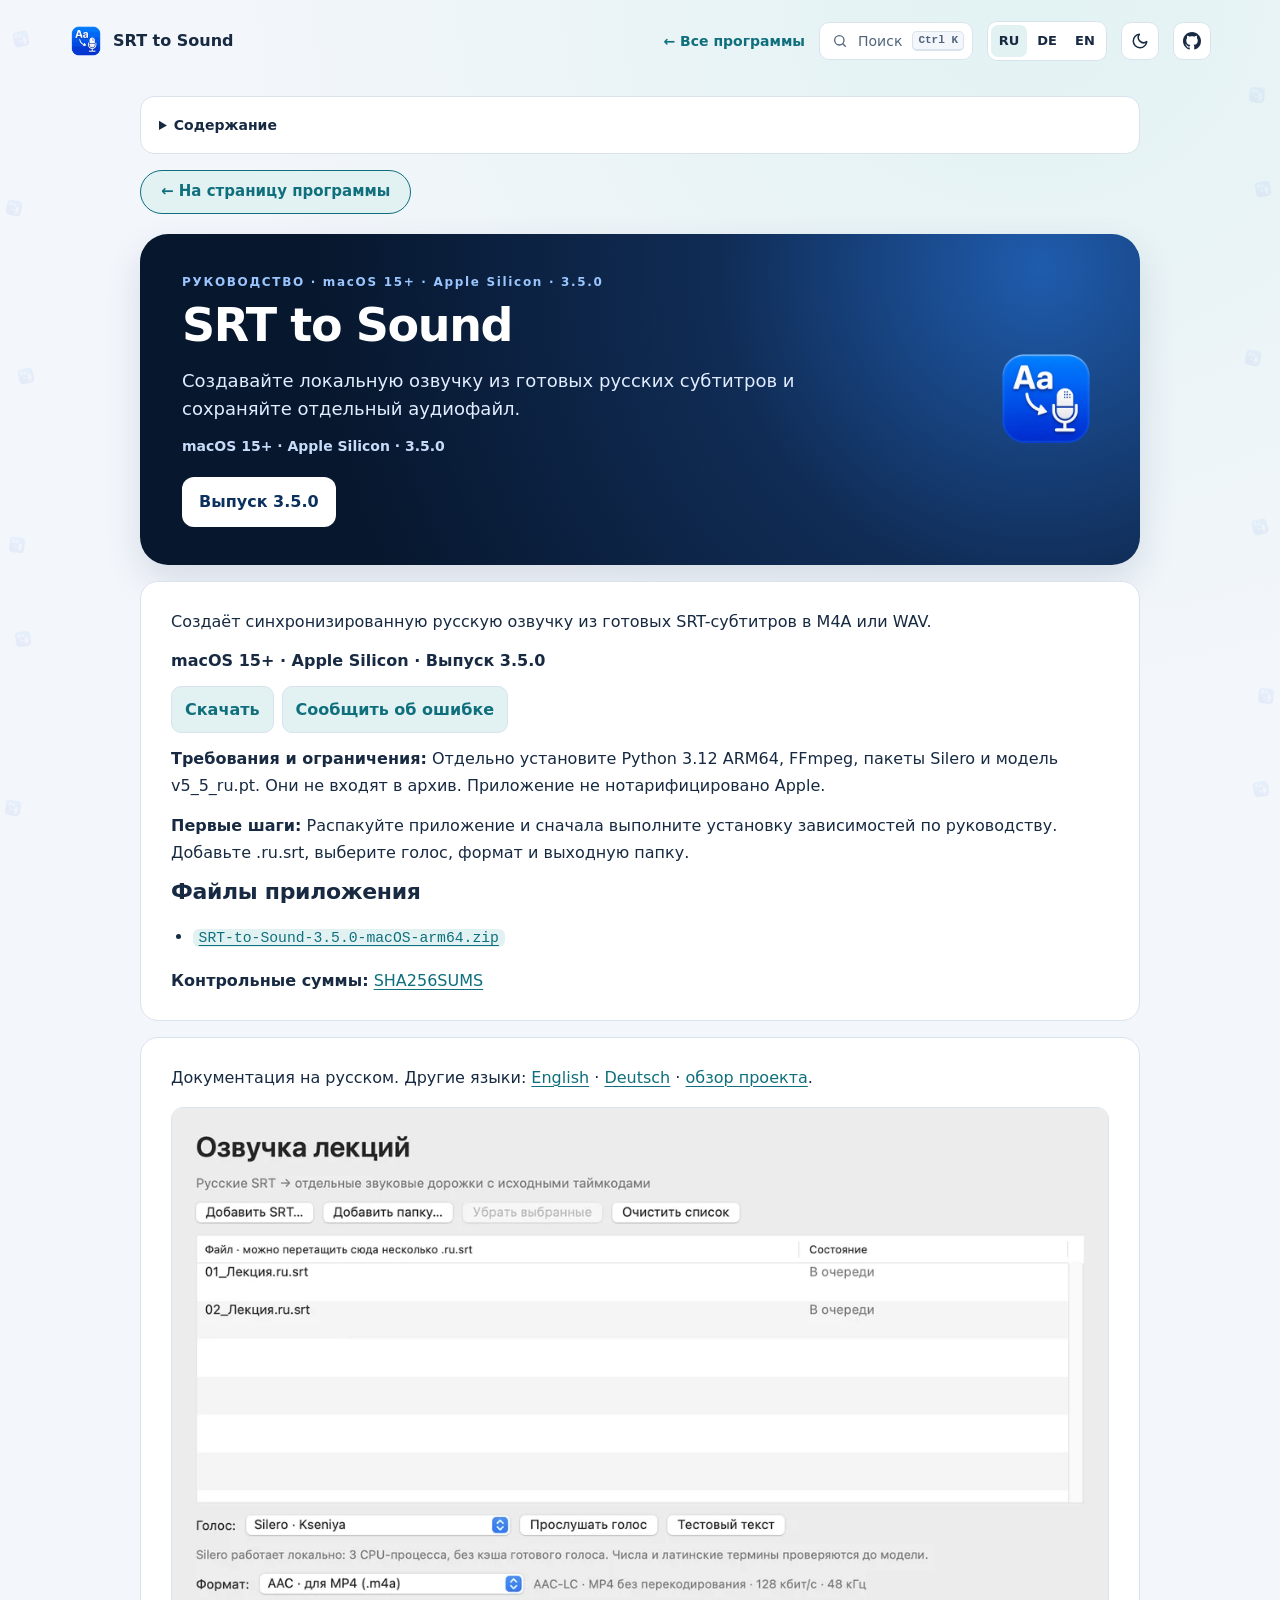
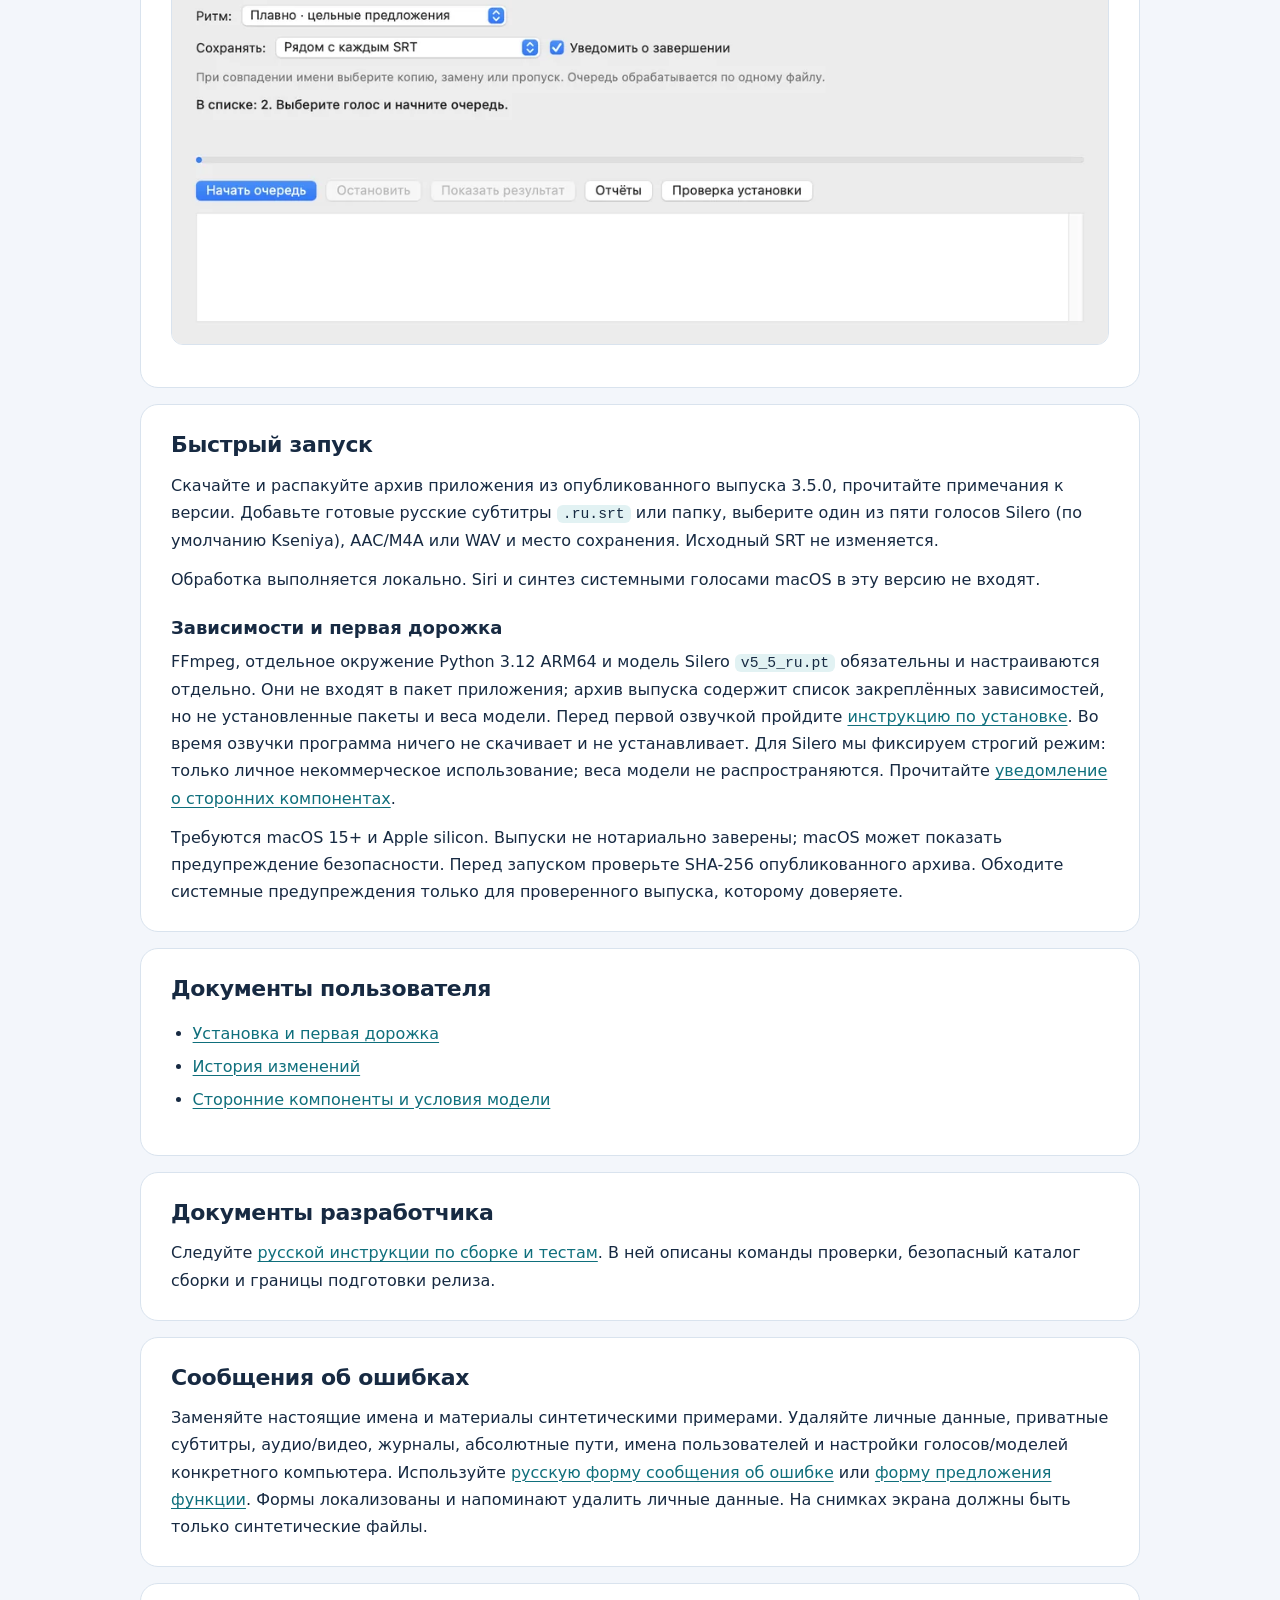
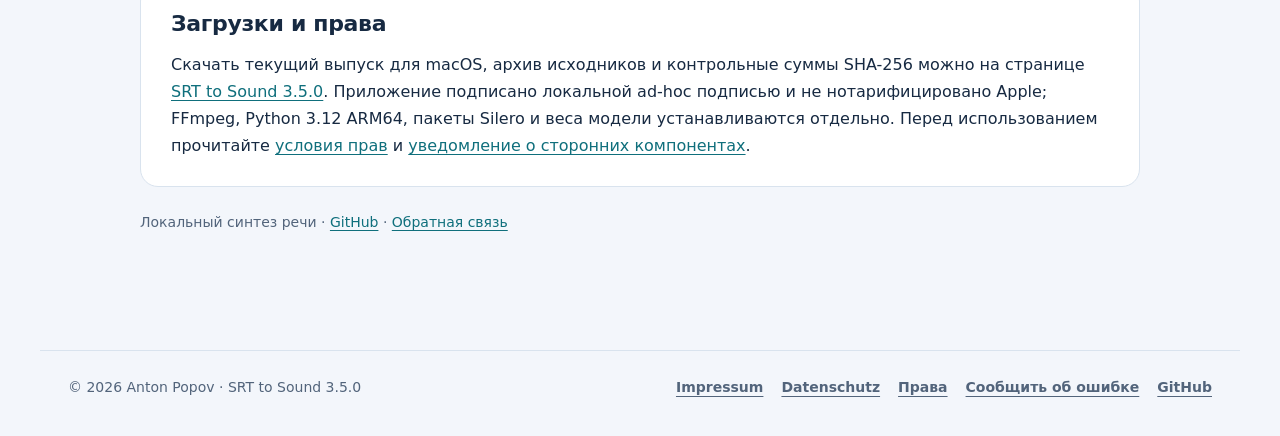
<file: Guide-ru.html>
<!doctype html><html lang="ru"><head><meta charset="utf-8"><meta name="viewport" content="width=device-width,initial-scale=1"><meta name="theme-color" content="#071a35"><meta name="description" content="Создавайте локальную озвучку из готовых русских субтитров и сохраняйте отдельный аудиофайл."><title>SRT to Sound — Руководство</title><style>:root{--ink:#14253d;--muted:#607087;--line:#dbe4f0;--blue:#1677ff;--panel:#fff;--canvas:#f3f6fb}
*{box-sizing:border-box}body{margin:0;background:var(--canvas);color:var(--ink);font:16px/1.72 -apple-system,BlinkMacSystemFont,"Segoe UI",sans-serif}a{color:#075dd1;text-decoration-thickness:1px;text-underline-offset:3px}a:hover{color:#003c91}.shell{width:min(100% - 36px,1000px);margin:0 auto;padding:24px 0 56px}.top{display:flex;align-items:center;justify-content:space-between;gap:18px;margin-bottom:20px}.brand{display:flex;align-items:center;gap:10px;color:var(--ink);font-weight:750;text-decoration:none}.brand-mark{display:grid;width:38px;height:38px;place-items:center;border-radius:12px;background:#e6f0ff;color:#075dd1;font-size:18px;font-weight:800}.brand img{width:38px;height:38px;object-fit:contain}nav{display:flex;gap:8px;flex-wrap:wrap}nav a{padding:7px 12px;border:1px solid var(--line);border-radius:999px;background:#fff;color:#34445b;text-decoration:none;font-size:14px;font-weight:650}nav a[aria-current=page]{background:#e6f0ff;border-color:#b8d3ff;color:#075dd1}.hero{display:grid;grid-template-columns:1fr 104px;gap:24px;align-items:center;padding:38px 42px;border-radius:28px;background:radial-gradient(circle at 90% 10%,#1f5cad 0,#102c55 34%,#07172e 76%);color:#fff;box-shadow:0 16px 38px #0b2b551f}.kicker{margin:0 0 8px;color:#9bc5ff;font-size:12px;letter-spacing:.14em;font-weight:750}.meta{margin:12px 0 0;color:#c7dcfa;font-size:14px;font-weight:650}h1{margin:0;font-size:clamp(30px,5vw,46px);line-height:1.12;letter-spacing:-.03em}.lead{max-width:720px;margin:15px 0 0;color:#e2edff;font-size:18px;line-height:1.55}.brand-mark-large{display:grid;width:92px;height:92px;place-items:center;border:1px solid #ffffff42;border-radius:24px;background:#ffffff12;color:#fff;font-size:38px;font-weight:800}.button{display:inline-block;margin-top:19px;padding:10px 16px;border:1px solid #ffffff5c;border-radius:12px;background:#fff;color:#0c315e;font-weight:700;text-decoration:none}.overview,.topic{margin:16px 0;padding:26px 30px;background:var(--panel);border:1px solid var(--line);border-radius:18px;box-shadow:0 5px 16px #0b2b5507}.overview p:first-child{margin-top:0}.overview img{display:block;max-width:100%;height:auto;margin:16px auto;border:1px solid var(--line);border-radius:12px}.overview table,.topic table{display:block;max-width:100%;overflow-x:auto;border-collapse:collapse}.overview th,.overview td,.topic th,.topic td{padding:8px 10px;border:1px solid var(--line);text-align:left}.topic h2{margin:0 0 12px;font-size:22px;line-height:1.3;letter-spacing:-.015em}.topic h3{margin:22px 0 8px;font-size:18px;line-height:1.35}.topic p{margin:0 0 12px}.topic p:last-child{margin-bottom:0}.topic ul,.topic ol{padding-left:1.35em}.topic li{margin:.35em 0}.topic th{background:#eef4fc}.topic pre{max-width:100%;overflow:auto;padding:16px;border-radius:12px;background:#0b1b31;color:#e5efff}.topic code{padding:.12em .35em;border-radius:5px;background:#edf2f8}.topic pre code{padding:0;background:transparent;color:inherit}.topic blockquote{margin:12px 0;padding:4px 16px;border-left:3px solid #8bbaff;color:var(--muted)}footer{margin-top:24px;padding:20px 10px;color:var(--muted);text-align:center;font-size:14px}@media(max-width:620px){.shell{width:min(100% - 22px,1000px);padding-top:12px}.top{align-items:flex-start;flex-direction:column}.hero{grid-template-columns:1fr 66px;padding:26px 22px;border-radius:20px;gap:12px}.brand-mark-large{width:66px;height:66px;font-size:28px;border-radius:18px}.lead{font-size:16px}.overview,.topic{padding:21px 19px}}@media print{body{background:#fff}.shell{width:100%;padding:0}.top nav,.button{break-inside:avoid}.hero,.topic,.overview{box-shadow:none}.topic{break-inside:avoid}}
/* Use the application's real artwork in the guide header. */
.brand-mark{display:grid;flex:none;width:38px;height:38px;place-items:center;overflow:hidden;border-radius:10px;background:#ffffff18}
.brand-mark img{display:block;width:100%;height:100%;padding:2px;object-fit:contain}
.brand-mark-large{display:grid;box-sizing:border-box;width:104px;height:104px;padding:8px;place-items:center;overflow:hidden;border:1px solid #ffffff48;border-radius:24px;background:#ffffff12;font-size:0}
.brand-mark-large img{display:block;width:100%;height:100%;object-fit:contain}
@media(max-width:620px){.brand-mark-large{width:66px;height:66px;padding:5px;border-radius:18px}}


/* Let the app artwork stand on its own without an extra tile. */
.brand-mark,
.brand-mark-large,
.brand-mark-large.preview-art {
  padding: 0;
  border: 0;
  border-radius: 0;
  background: transparent;
  box-shadow: none;
}
.brand-mark img,
.brand-mark-large img,
.brand-mark-large.preview-art img {
  padding: 0;
  border: 0;
  border-radius: 0;
  background: transparent;
  box-shadow: none;
}
.release-summary code{overflow-wrap:anywhere}.release-actions{display:flex;gap:8px;flex-wrap:wrap}.release-link{display:inline-block;padding:9px 13px;border:1px solid #bdd1ed;border-radius:10px;background:#edf4ff;color:#0753ad;font-weight:650;text-decoration:none}.release-link:focus-visible{outline:3px solid #1677ff;outline-offset:3px}
</style><!-- ppk-head:start --><meta name="color-scheme" content="light dark"><link rel="icon" href="presentation-icon.png"><script src="assets/kit/kit-theme.js"></script><link rel="stylesheet" href="assets/kit/kit.css?v=2026.11.16-1"><script src="assets/kit/programs.js?v=2026.11.16-1" defer></script><script src="assets/kit/kit.js?v=2026.11.16-1" defer></script><link rel="stylesheet" href="guide-kit.css?v=2026.11.16-1-faa9ca0f"><!-- ppk-head:end --></head><body class="ppk-page ppk-prose">
<!-- ppk-nav:start --><a class="ppk-skip" href="#main-content">К содержимому</a>
<div class="ppk-nav-wrap" id="ppk-nav-wrap">
  <nav class="ppk-nav" aria-label="Основная навигация">
    <a class="ppk-brand" href="index-ru.html"><img src="presentation-icon.png" alt="" width="34" height="34"><span>SRT to Sound</span></a>
    <span class="ppk-spacer"></span>
    <a class="ppk-back" href="https://popovantondev.github.io/popovantondev/index-ru.html">← Все программы</a>
    <button class="ppk-search-btn" type="button" data-ppk-open-search aria-label="Поиск по программам"><span>Поиск</span><kbd>Ctrl K</kbd></button>
    <div class="ppk-langs"><a href="Guide-ru.html" lang="ru" hreflang="ru" aria-current="page">RU</a><a href="Guide-de.html" lang="de" hreflang="de">DE</a><a href="Guide-en.html" lang="en" hreflang="en">EN</a></div>
    <button class="ppk-icon-btn ppk-theme-btn" type="button" data-ppk-theme aria-label="Сменить тему"></button>
    <a class="ppk-icon-btn ppk-gh-btn" href="https://github.com/popovantondev/SRTtoSound" aria-label="GitHub"></a>
  </nav>
</div><!-- ppk-nav:end -->
<div class="shell"><aside class="guide-tools"><details><summary>Содержание</summary><ol><li><a href="#section">Быстрый запуск</a></li><li><a href="#section-2">Документы пользователя</a></li><li><a href="#section-3">Документы разработчика</a></li><li><a href="#section-4">Сообщения об ошибках</a></li><li><a href="#section-5">Загрузки и права</a></li></ol></details></aside>
<main id="main-content">
<!-- ppk-guide-home:start --><p class="guide-home"><a class="guide-home-link" href="index-ru.html">← На страницу программы</a></p><!-- ppk-guide-home:end -->
<section class="hero"><div><p class="kicker">РУКОВОДСТВО &#183; macOS 15+ &#183; Apple Silicon &#183; 3.5.0</p><h1>SRT to Sound</h1><p class="lead">Создавайте локальную озвучку из готовых русских субтитров и сохраняйте отдельный аудиофайл.</p><p class="meta">macOS 15+ &#183; Apple Silicon &#183; 3.5.0</p><a class="button" href="https://github.com/popovantondev/SRTtoSound/releases/tag/v3.5.0">Выпуск 3.5.0</a></div><div class="brand-mark-large"><a class="guide-full-image" href="docs/screenshots/app-icon-512.png" aria-label="Открыть изображение целиком"><img src="assets/web/app-icon-512.557df471.webp" alt="" width="512" height="512" decoding="async"></a></div></section>
<!-- public-release:start -->
<section class="topic release-summary" aria-label="Первые шаги">
<p>Создаёт синхронизированную русскую озвучку из готовых SRT-субтитров в M4A или WAV.</p>
<p><strong>macOS 15+ · Apple Silicon · Выпуск 3.5.0</strong></p>
<p class="release-actions"><a class="release-link" href="https://github.com/popovantondev/SRTtoSound/releases/tag/v3.5.0">Скачать</a> <a class="release-link" href="https://github.com/popovantondev/SRTtoSound/issues/new/choose">Сообщить об ошибке</a></p>
<p><strong>Требования и ограничения:</strong> Отдельно установите Python 3.12 ARM64, FFmpeg, пакеты Silero и модель v5_5_ru.pt. Они не входят в архив. Приложение не нотарифицировано Apple.</p>
<p><strong>Первые шаги:</strong> Распакуйте приложение и сначала выполните установку зависимостей по руководству. Добавьте .ru.srt, выберите голос, формат и выходную папку.</p>
<h2>Файлы приложения</h2>
<ul>
<li><a href="https://github.com/popovantondev/SRTtoSound/releases/download/v3.5.0/SRT-to-Sound-3.5.0-macOS-arm64.zip"><code>SRT-to-Sound-3.5.0-macOS-arm64.zip</code></a></li>
</ul>
<p><strong>Контрольные суммы:</strong> <a href="https://github.com/popovantondev/SRTtoSound/releases/download/v3.5.0/SHA256SUMS">SHA256SUMS</a></p>
</section>
<!-- public-release:end -->
<section class="overview">
<p>Документация на русском. Другие языки: <a href="Guide-en.html">English</a> · <a href="Guide-de.html">Deutsch</a> · <a href="https://github.com/popovantondev/SRTtoSound/blob/main/README.ru.md">обзор проекта</a>.</p>
<p><a class="guide-full-image" href="docs/screenshots/interface-ru.png" aria-label="Открыть изображение целиком"><img src="assets/web/interface-ru.166a47f2.webp" alt="Очередь SRT to Sound на русском языке" width="1880" height="1680" loading="lazy" decoding="async" /></a></p>
</section><section class="topic"><h2 id="section">Быстрый запуск</h2>
<p>Скачайте и распакуйте архив приложения из опубликованного выпуска 3.5.0, прочитайте примечания к версии. Добавьте готовые русские субтитры <code>.ru.srt</code> или папку, выберите один из пяти голосов Silero (по умолчанию Kseniya), AAC/M4A или WAV и место сохранения. Исходный SRT не изменяется.</p>
<p>Обработка выполняется локально. Siri и синтез системными голосами macOS в эту версию не входят.</p>
<h3 id="section-1">Зависимости и первая дорожка</h3>
<p>FFmpeg, отдельное окружение Python 3.12 ARM64 и модель Silero <code>v5_5_ru.pt</code> обязательны и настраиваются отдельно. Они не входят в пакет приложения; архив выпуска содержит список закреплённых зависимостей, но не установленные пакеты и веса модели. Перед первой озвучкой пройдите <a href="https://github.com/popovantondev/SRTtoSound/blob/main/docs/INSTALLATION.md">инструкцию по установке</a>. Во время озвучки программа ничего не скачивает и не устанавливает. Для Silero мы фиксируем строгий режим: только личное некоммерческое использование; веса модели не распространяются. Прочитайте <a href="https://github.com/popovantondev/SRTtoSound/blob/main/THIRD_PARTY.ru.md">уведомление о сторонних компонентах</a>.</p>
<p>Требуются macOS 15+ и Apple silicon. Выпуски не нотариально заверены; macOS может показать предупреждение безопасности. Перед запуском проверьте SHA-256 опубликованного архива. Обходите системные предупреждения только для проверенного выпуска, которому доверяете.</p>
</section><section class="topic"><h2 id="section-2">Документы пользователя</h2>
<ul>
<li><a href="https://github.com/popovantondev/SRTtoSound/blob/main/docs/INSTALLATION.md">Установка и первая дорожка</a></li>
<li><a href="https://github.com/popovantondev/SRTtoSound/blob/main/CHANGELOG.md">История изменений</a></li>
<li><a href="https://github.com/popovantondev/SRTtoSound/blob/main/THIRD_PARTY.ru.md">Сторонние компоненты и условия модели</a></li>
</ul>
</section><section class="topic"><h2 id="section-3">Документы разработчика</h2>
<p>Следуйте <a href="https://github.com/popovantondev/SRTtoSound/blob/main/docs/BUILD.md">русской инструкции по сборке и тестам</a>. В ней описаны команды проверки, безопасный каталог сборки и границы подготовки релиза.</p>
</section><section class="topic"><h2 id="section-4">Сообщения об ошибках</h2>
<p>Заменяйте настоящие имена и материалы синтетическими примерами. Удаляйте личные данные, приватные субтитры, аудио/видео, журналы, абсолютные пути, имена пользователей и настройки голосов/моделей конкретного компьютера. Используйте <a href="https://github.com/popovantondev/SRTtoSound/issues/new/choose">русскую форму сообщения об ошибке</a> или <a href="https://github.com/popovantondev/SRTtoSound/issues/new/choose">форму предложения функции</a>. Формы локализованы и напоминают удалить личные данные. На снимках экрана должны быть только синтетические файлы.</p>
</section><section class="topic"><h2 id="section-5">Загрузки и права</h2>
<p>Скачать текущий выпуск для macOS, архив исходников и контрольные суммы SHA-256 можно на странице <a href="https://github.com/popovantondev/SRTtoSound/releases/tag/v3.5.0">SRT to Sound 3.5.0</a>. Приложение подписано локальной ad-hoc подписью и не нотарифицировано Apple; FFmpeg, Python 3.12 ARM64, пакеты Silero и веса модели устанавливаются отдельно. Перед использованием прочитайте <a href="https://github.com/popovantondev/SRTtoSound/blob/main/RIGHTS.ru.md">условия прав</a> и <a href="https://github.com/popovantondev/SRTtoSound/blob/main/THIRD_PARTY.ru.md">уведомление о сторонних компонентах</a>.</p>
</section></main><div class="guide-note">Локальный синтез речи · <a href="https://github.com/popovantondev/SRTtoSound">GitHub</a> · <a href="https://github.com/popovantondev/SRTtoSound/issues/new/choose">Обратная связь</a></div></div>
<footer class="ppk-footer">
<span>© 2026 Anton Popov · SRT to Sound 3.5.0</span>
<nav aria-label="Правовая информация"><a href="https://popovantondev.github.io/popovantondev/impressum.html">Impressum</a><a href="https://popovantondev.github.io/popovantondev/datenschutz.html">Datenschutz</a><a href="https://github.com/popovantondev/SRTtoSound/blob/main/RIGHTS.ru.md">Права</a><a href="https://github.com/popovantondev/SRTtoSound/issues/new/choose">Сообщить об ошибке</a><a href="https://github.com/popovantondev/SRTtoSound">GitHub</a></nav>
</footer>
</body></html>
</file>
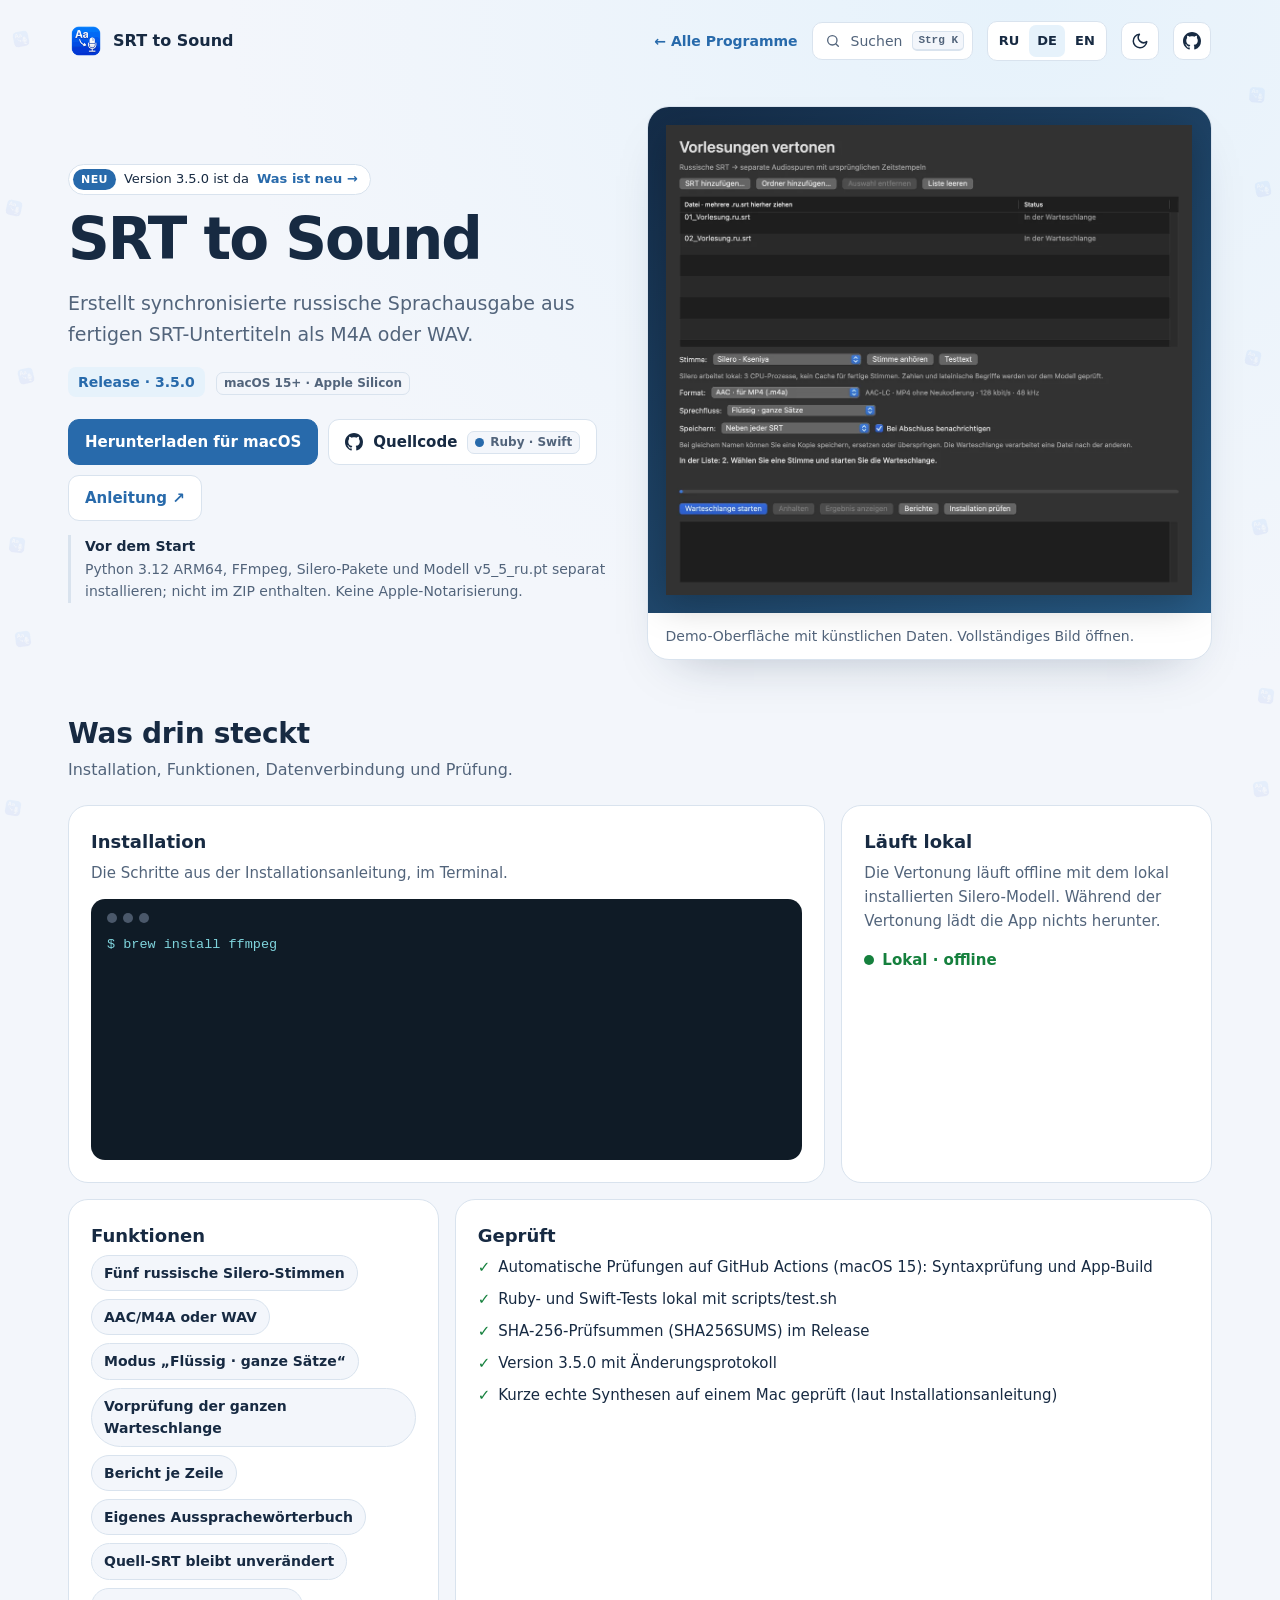
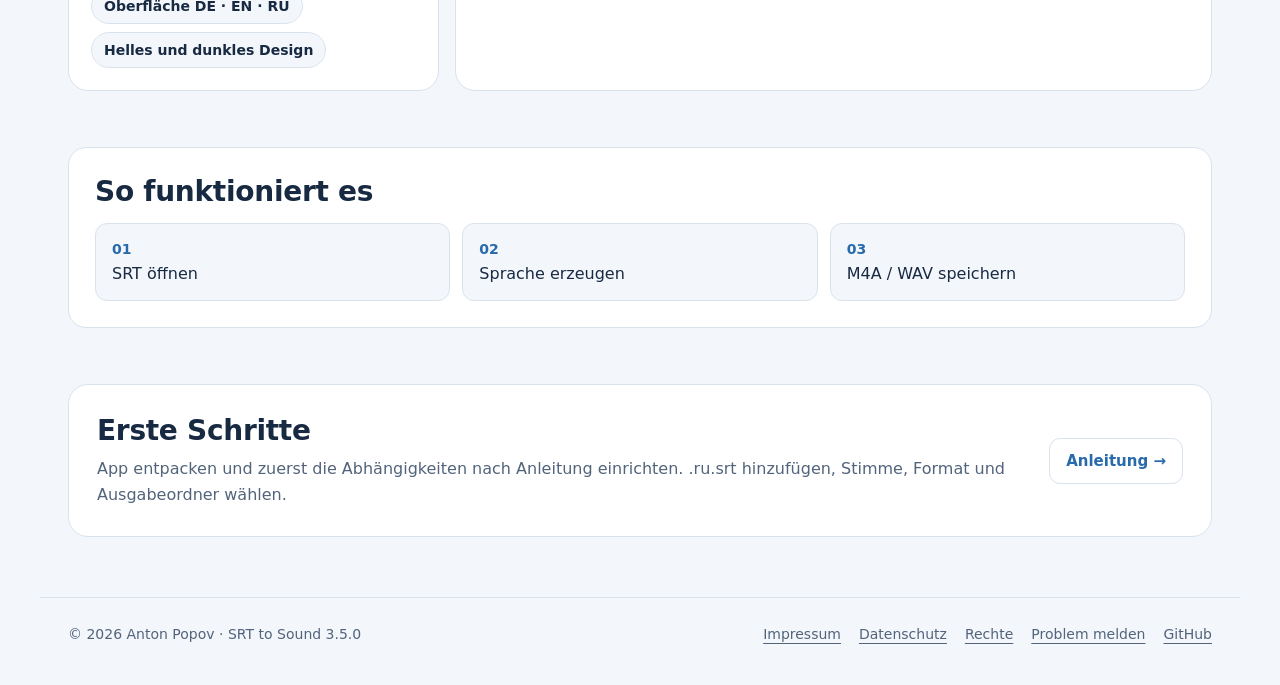
<file: index-de.html>
<!doctype html>
<html lang="de">
<head>
<meta charset="utf-8">
<meta name="viewport" content="width=device-width,initial-scale=1">
<script>location.replace('index.html'+location.hash)</script>
<meta http-equiv="refresh" content="0; url=index.html">
<link rel="canonical" href="https://popovantondev.github.io/SRTtoSound/index.html">
<meta name="robots" content="noindex">
<title>SRT to Sound — Weiterleitung</title>
</head>
<body>
<p>Diese Seite ist umgezogen: <a href="index.html">SRT to Sound — Startseite</a></p>
<p><a href="index-en.html" lang="en" hreflang="en">English</a> · <a href="index-ru.html" lang="ru" hreflang="ru">Русский</a></p>
</body>
</html>
</file>
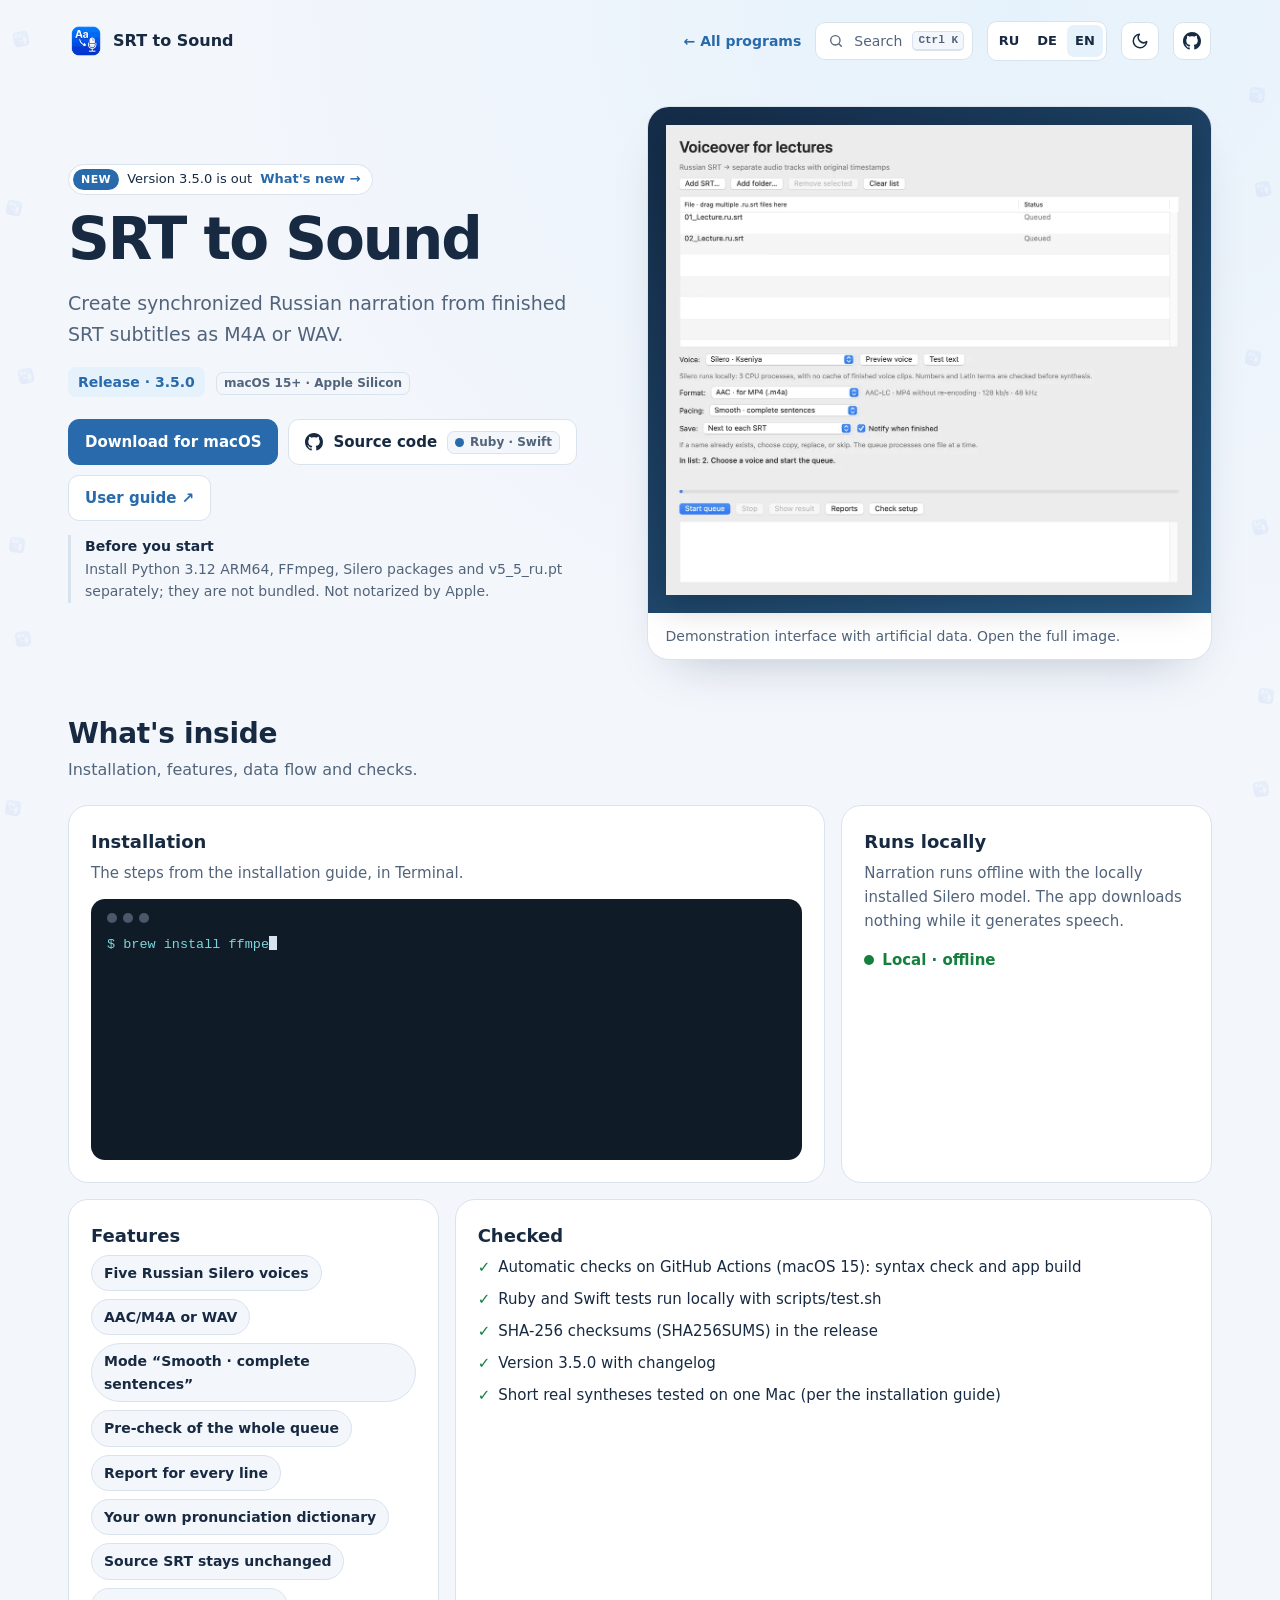
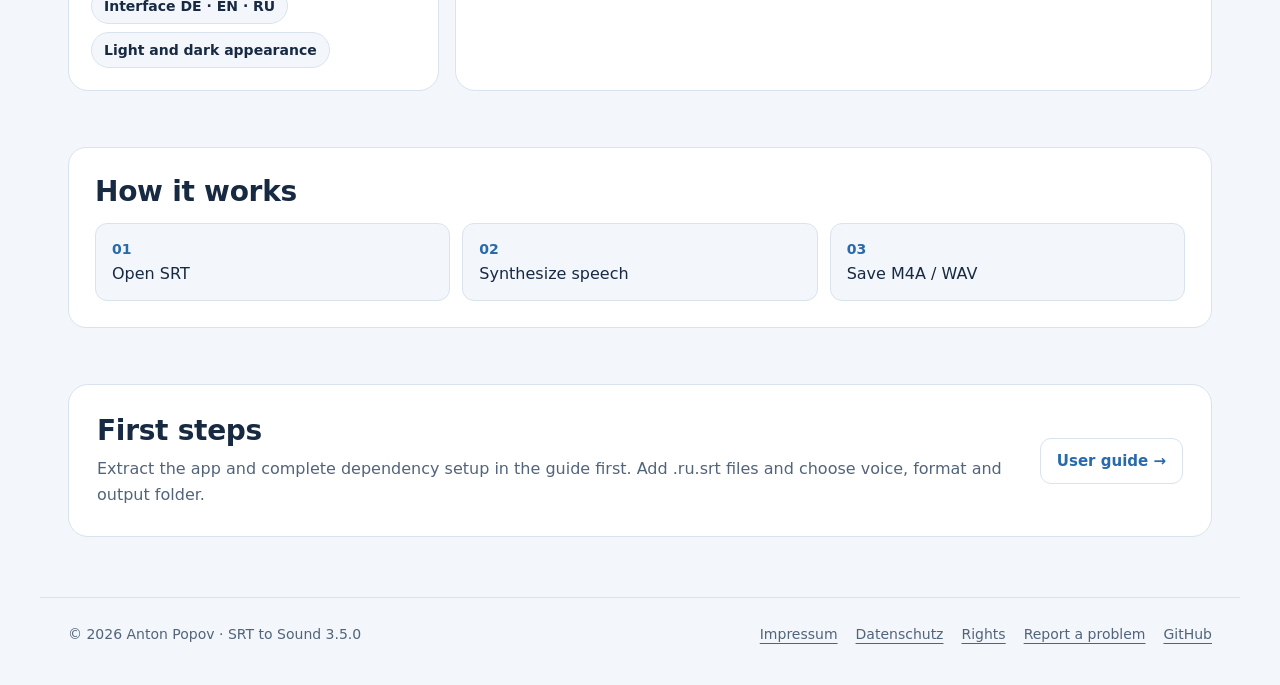
<file: index-en.html>
<!doctype html>
<html lang="en">
<head>
<meta charset="utf-8">
<meta name="viewport" content="width=device-width,initial-scale=1">
<meta name="color-scheme" content="light dark">
<meta name="description" content="Create synchronized Russian narration from finished SRT subtitles as M4A or WAV.">
<title>SRT to Sound — Create synchronized Russian narration from finished SRT subtitles as M4A or WAV</title>
<link rel="icon" href="presentation-icon.png">
<script src="assets/kit/kit-theme.js"></script><link rel="stylesheet" href="assets/kit/kit.css?v=2026.11.16-1"><script src="assets/kit/programs.js?v=2026.11.16-1" defer></script><script src="assets/kit/kit.js?v=2026.11.16-1" defer></script>
<link rel="stylesheet" href="presentation.css?v=2026.11.16-1">
</head>
<body class="ppk-page">
<a class="ppk-skip" href="#main">Skip to content</a>
<div class="ppk-nav-wrap" id="ppk-nav-wrap">
  <nav class="ppk-nav" aria-label="Main navigation">
    <a class="ppk-brand" href="index-en.html"><img src="presentation-icon.png" alt="" width="34" height="34"><span>SRT to Sound</span></a>
    <span class="ppk-spacer"></span>
    <a class="ppk-back" href="https://popovantondev.github.io/popovantondev/index-en.html">← All programs</a>
    <button class="ppk-search-btn" type="button" data-ppk-open-search aria-label="Search programs"><span>Search</span><kbd>Ctrl K</kbd></button>
    <div class="ppk-langs"><a href="index-ru.html" lang="ru" hreflang="ru">RU</a><a href="index.html" lang="de" hreflang="de">DE</a><a href="index-en.html" lang="en" hreflang="en" aria-current="page">EN</a></div>
    <button class="ppk-icon-btn ppk-theme-btn" type="button" data-ppk-theme aria-label="Switch colour scheme"></button>
    <a class="ppk-icon-btn ppk-gh-btn" href="https://github.com/popovantondev/SRTtoSound" aria-label="GitHub"></a>
  </nav>
</div>
<main class="ppk-shell" id="main">
<div class="ppk-hero">
<div>
<a class="ppk-pill" href="https://github.com/popovantondev/SRTtoSound/releases/tag/v3.5.0"><span class="ppk-new">NEW</span><span>Version 3.5.0 is out</span> <span class="ppk-more">What&#x27;s new →</span></a>
<h1>SRT to Sound</h1>
<p class="ppk-lead">Create synchronized Russian narration from finished SRT subtitles as M4A or WAV.</p>
<span class="ppk-status">Release · 3.5.0</span> <span class="ppk-chip ppk-meta-chip">macOS 15+ · Apple Silicon</span>
<div class="ppk-actions">
<a class="ppk-btn ppk-btn-primary" href="https://github.com/popovantondev/SRTtoSound/releases/tag/v3.5.0">Download for macOS</a>
<a class="ppk-btn ppk-btn-gh" href="https://github.com/popovantondev/SRTtoSound">Source code <span class="ppk-chip"><i class="ppk-dot"></i>Ruby · Swift</span></a>
<a class="ppk-btn" href="Guide-en.html">User guide ↗</a>
</div>
<p class="ppk-requirements"><strong>Before you start</strong>Install Python 3.12 ARM64, FFmpeg, Silero packages and v5_5_ru.pt separately; they are not bundled. Not notarized by Apple.</p>

</div>
<figure class="ppk-preview">
<div class="ppk-stage"><a href="docs/screenshots/interface-en.png"><img src="assets/web/interface-en.5a5f28f2.webp" alt="SRT to Sound — Demonstration interface with artificial data. Open the full image." decoding="async" width="1880" height="1680" fetchpriority="high"></a></div>
<figcaption>Demonstration interface with artificial data. Open the full image.</figcaption>
</figure>
</div>

<section class="ppk-bento-section ppk-section ppk-reveal">
<h2>What&#x27;s inside</h2>
<p class="ppk-sub">Installation, features, data flow and checks.</p>
<div class="ppk-bento">
<div class="ppk-tile ppk-wide"><h3>Installation</h3><p>The steps from the installation guide, in Terminal.</p><div class="ppk-term" role="group" aria-label="Installation"><div class="ppk-term-bar"><i></i><i></i><i></i></div><div class="ppk-term-out"><div class="ppk-ps">$ brew install ffmpeg</div><div class="ppk-ps">$ brew install python@3.12</div><div class="ppk-dim"># PYTHON=/opt/homebrew/bin/python3.12 · APP_DATA=~/Library/Application Support/SRTtoSound</div><div class="ppk-ps">$ &quot;$PYTHON&quot; -m venv &quot;$APP_DATA/.venv-silero-py312&quot;</div><div class="ppk-ps">$ &quot;$APP_DATA/.venv-silero-py312/bin/python&quot; -m pip install -r &quot;$REQUIREMENTS&quot;</div><div class="ppk-dim"># Download the model v5_5_ru.pt manually, then compare its checksum:</div><div class="ppk-ps">$ shasum -a 256 &quot;$APP_DATA/models/v5_5_ru.pt&quot;</div><div class="ppk-ok">→ In the app: “Check setup”, then “Preview Voice”</div></div></div></div>
<div class="ppk-tile"><h3>Runs locally</h3><p>Narration runs offline with the locally installed Silero model. The app downloads nothing while it generates speech.</p><span class="ppk-live">Local · offline</span></div>
<div class="ppk-tile"><h3>Features</h3><div class="ppk-chips"><span>Five Russian Silero voices</span><span>AAC/M4A or WAV</span><span>Mode “Smooth · complete sentences”</span><span>Pre-check of the whole queue</span><span>Report for every line</span><span>Your own pronunciation dictionary</span><span>Source SRT stays unchanged</span><span>Interface DE · EN · RU</span><span>Light and dark appearance</span></div></div>
<div class="ppk-tile ppk-wide"><h3>Checked</h3><ul class="ppk-checks"><li>Automatic checks on GitHub Actions (macOS 15): syntax check and app build</li><li>Ruby and Swift tests run locally with scripts/test.sh</li><li>SHA-256 checksums (SHA256SUMS) in the release</li><li>Version 3.5.0 with changelog</li><li>Short real syntheses tested on one Mac (per the installation guide)</li></ul></div>
</div>
</section>

<section class="ppk-section ppk-process ppk-reveal" aria-labelledby="process-title">
<h2 id="process-title">How it works</h2>
<ol class="ppk-flow"><li>Open SRT</li><li>Synthesize speech</li><li>Save M4A / WAV</li></ol>
</section>

<section class="ppk-section ppk-start ppk-reveal">
<div><h2>First steps</h2><p>Extract the app and complete dependency setup in the guide first. Add .ru.srt files and choose voice, format and output folder.</p></div>
<div class="ppk-actions"><a class="ppk-btn" href="Guide-en.html">User guide →</a></div>
</section>
</main>
<footer class="ppk-footer">
<span>© 2026 Anton Popov · SRT to Sound 3.5.0</span>
<nav aria-label="Legal"><a href="https://popovantondev.github.io/popovantondev/impressum.html">Impressum</a><a href="https://popovantondev.github.io/popovantondev/datenschutz.html">Datenschutz</a><a href="https://github.com/popovantondev/SRTtoSound/blob/main/RIGHTS.en.md">Rights</a><a href="https://github.com/popovantondev/SRTtoSound/issues/new/choose">Report a problem</a><a href="https://github.com/popovantondev/SRTtoSound">GitHub</a></nav>
</footer>
</body>
</html>
</file>
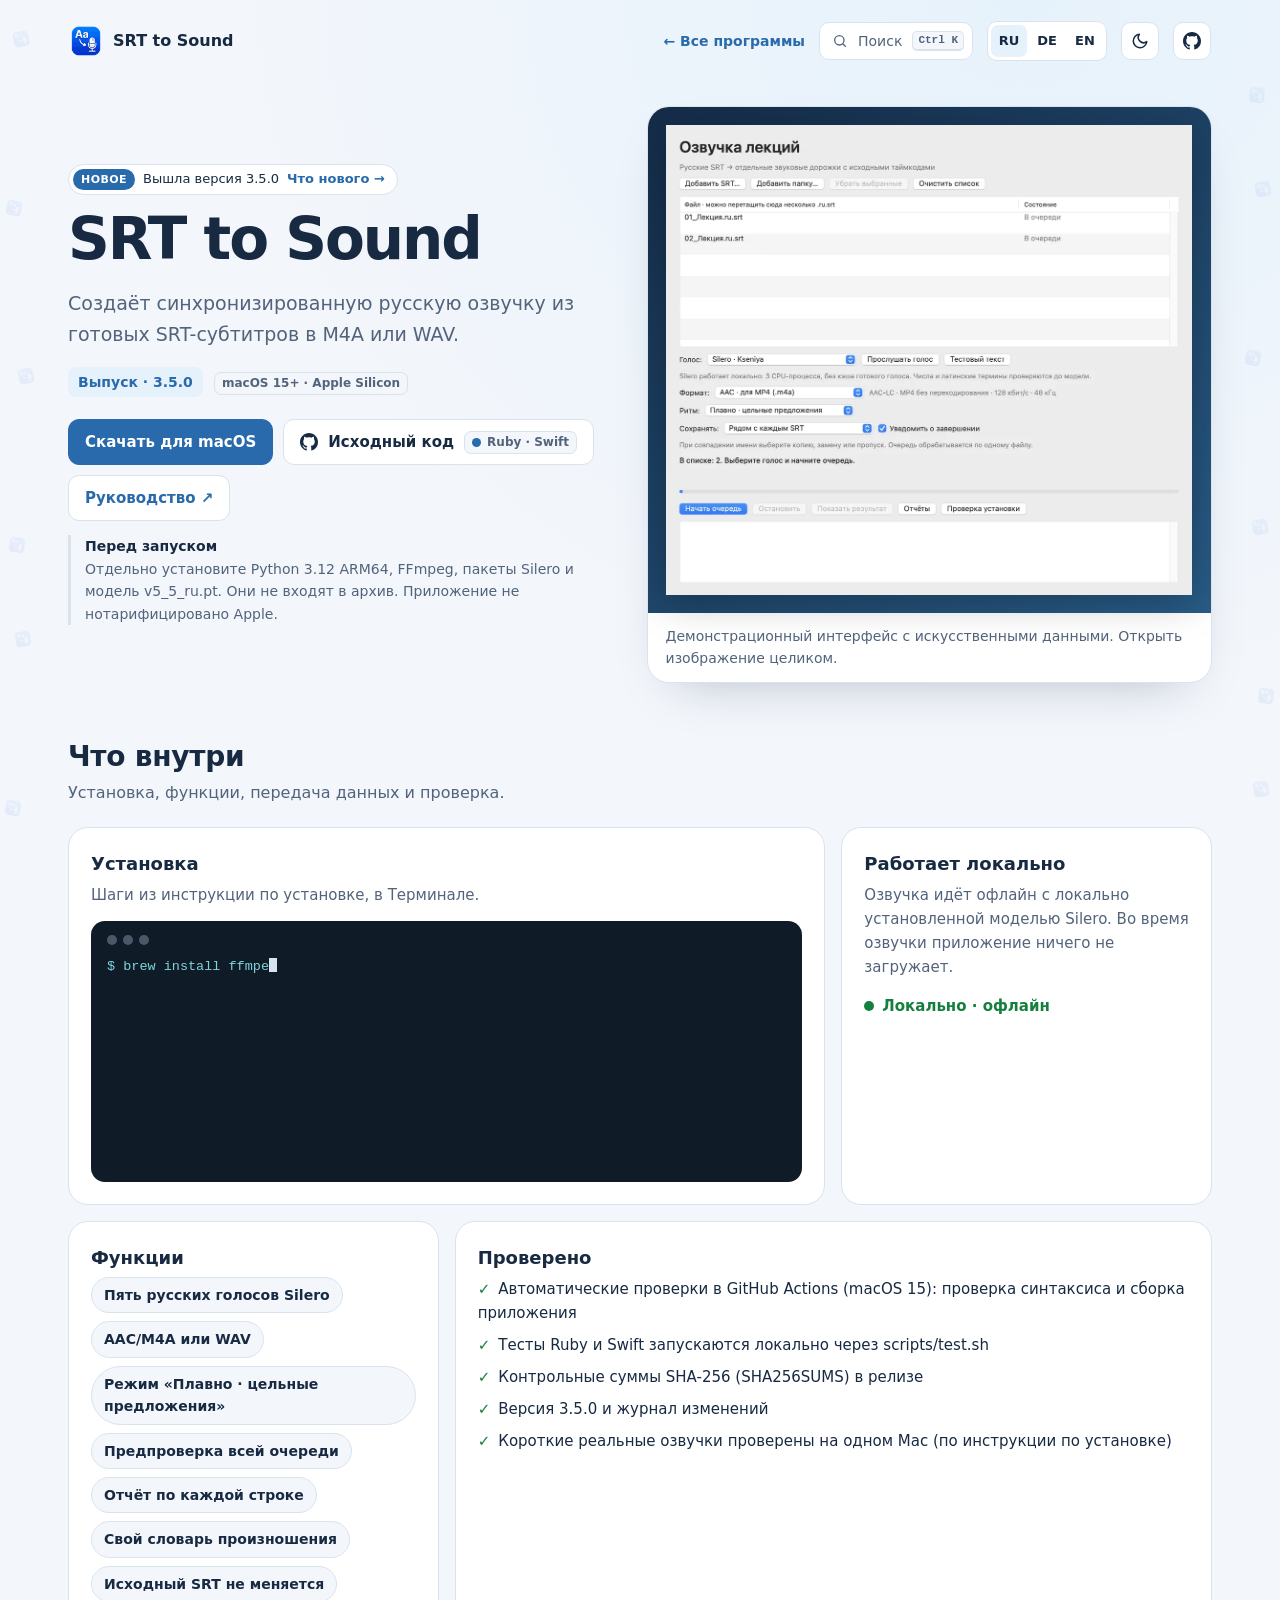
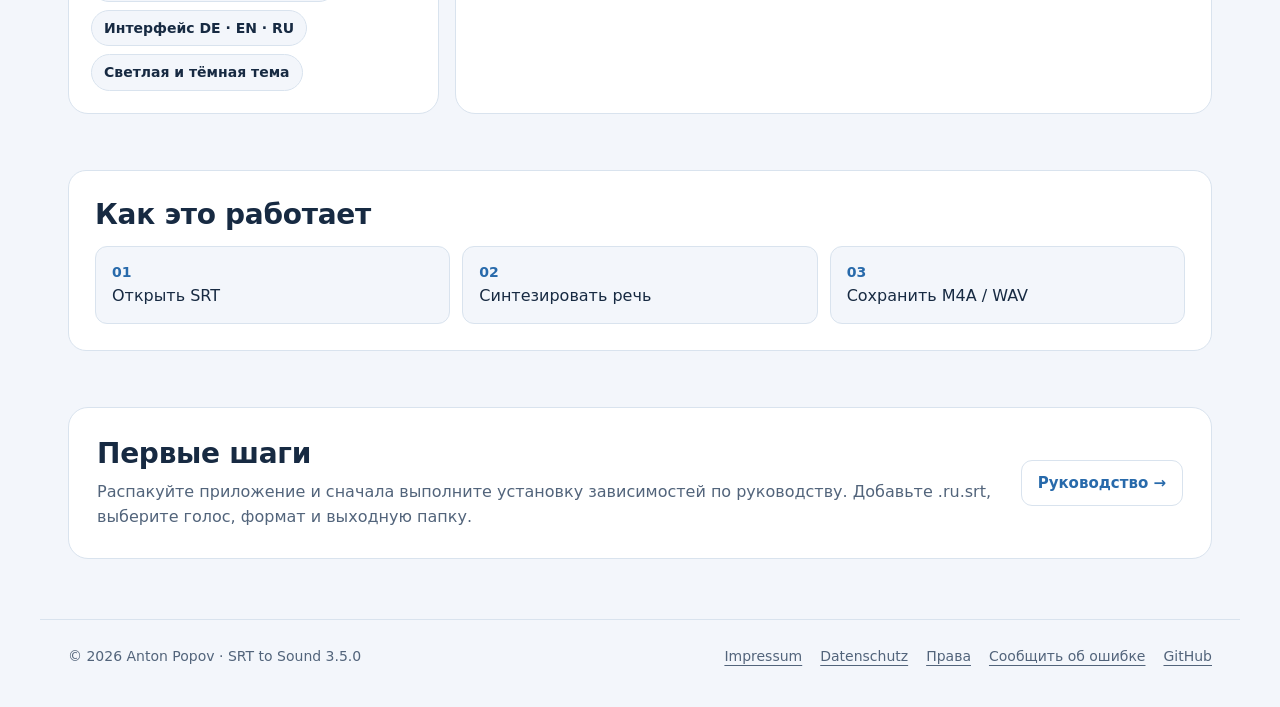
<file: index-ru.html>
<!doctype html>
<html lang="ru">
<head>
<meta charset="utf-8">
<meta name="viewport" content="width=device-width,initial-scale=1">
<meta name="color-scheme" content="light dark">
<meta name="description" content="Создаёт синхронизированную русскую озвучку из готовых SRT-субтитров в M4A или WAV.">
<title>SRT to Sound — Создаёт синхронизированную русскую озвучку из готовых SRT-субтитров в M4A или WAV</title>
<link rel="icon" href="presentation-icon.png">
<script src="assets/kit/kit-theme.js"></script><link rel="stylesheet" href="assets/kit/kit.css?v=2026.11.16-1"><script src="assets/kit/programs.js?v=2026.11.16-1" defer></script><script src="assets/kit/kit.js?v=2026.11.16-1" defer></script>
<link rel="stylesheet" href="presentation.css?v=2026.11.16-1">
</head>
<body class="ppk-page">
<a class="ppk-skip" href="#main">К содержимому</a>
<div class="ppk-nav-wrap" id="ppk-nav-wrap">
  <nav class="ppk-nav" aria-label="Основная навигация">
    <a class="ppk-brand" href="index-ru.html"><img src="presentation-icon.png" alt="" width="34" height="34"><span>SRT to Sound</span></a>
    <span class="ppk-spacer"></span>
    <a class="ppk-back" href="https://popovantondev.github.io/popovantondev/index-ru.html">← Все программы</a>
    <button class="ppk-search-btn" type="button" data-ppk-open-search aria-label="Поиск по программам"><span>Поиск</span><kbd>Ctrl K</kbd></button>
    <div class="ppk-langs"><a href="index-ru.html" lang="ru" hreflang="ru" aria-current="page">RU</a><a href="index.html" lang="de" hreflang="de">DE</a><a href="index-en.html" lang="en" hreflang="en">EN</a></div>
    <button class="ppk-icon-btn ppk-theme-btn" type="button" data-ppk-theme aria-label="Сменить тему"></button>
    <a class="ppk-icon-btn ppk-gh-btn" href="https://github.com/popovantondev/SRTtoSound" aria-label="GitHub"></a>
  </nav>
</div>
<main class="ppk-shell" id="main">
<div class="ppk-hero">
<div>
<a class="ppk-pill" href="https://github.com/popovantondev/SRTtoSound/releases/tag/v3.5.0"><span class="ppk-new">НОВОЕ</span><span>Вышла версия 3.5.0</span> <span class="ppk-more">Что нового →</span></a>
<h1>SRT to Sound</h1>
<p class="ppk-lead">Создаёт синхронизированную русскую озвучку из готовых SRT-субтитров в M4A или WAV.</p>
<span class="ppk-status">Выпуск · 3.5.0</span> <span class="ppk-chip ppk-meta-chip">macOS 15+ · Apple Silicon</span>
<div class="ppk-actions">
<a class="ppk-btn ppk-btn-primary" href="https://github.com/popovantondev/SRTtoSound/releases/tag/v3.5.0">Скачать для macOS</a>
<a class="ppk-btn ppk-btn-gh" href="https://github.com/popovantondev/SRTtoSound">Исходный код <span class="ppk-chip"><i class="ppk-dot"></i>Ruby · Swift</span></a>
<a class="ppk-btn" href="Guide-ru.html">Руководство ↗</a>
</div>
<p class="ppk-requirements"><strong>Перед запуском</strong>Отдельно установите Python 3.12 ARM64, FFmpeg, пакеты Silero и модель v5_5_ru.pt. Они не входят в архив. Приложение не нотарифицировано Apple.</p>

</div>
<figure class="ppk-preview">
<div class="ppk-stage"><a href="docs/screenshots/interface-ru.png"><img src="assets/web/interface-ru.166a47f2.webp" alt="SRT to Sound — Демонстрационный интерфейс с искусственными данными. Открыть изображение целиком." decoding="async" width="1880" height="1680" fetchpriority="high"></a></div>
<figcaption>Демонстрационный интерфейс с искусственными данными. Открыть изображение целиком.</figcaption>
</figure>
</div>

<section class="ppk-bento-section ppk-section ppk-reveal">
<h2>Что внутри</h2>
<p class="ppk-sub">Установка, функции, передача данных и проверка.</p>
<div class="ppk-bento">
<div class="ppk-tile ppk-wide"><h3>Установка</h3><p>Шаги из инструкции по установке, в Терминале.</p><div class="ppk-term" role="group" aria-label="Установка"><div class="ppk-term-bar"><i></i><i></i><i></i></div><div class="ppk-term-out"><div class="ppk-ps">$ brew install ffmpeg</div><div class="ppk-ps">$ brew install python@3.12</div><div class="ppk-dim"># PYTHON=/opt/homebrew/bin/python3.12 · APP_DATA=~/Library/Application Support/SRTtoSound</div><div class="ppk-ps">$ &quot;$PYTHON&quot; -m venv &quot;$APP_DATA/.venv-silero-py312&quot;</div><div class="ppk-ps">$ &quot;$APP_DATA/.venv-silero-py312/bin/python&quot; -m pip install -r &quot;$REQUIREMENTS&quot;</div><div class="ppk-dim"># Модель v5_5_ru.pt скачать вручную, затем сверить контрольную сумму:</div><div class="ppk-ps">$ shasum -a 256 &quot;$APP_DATA/models/v5_5_ru.pt&quot;</div><div class="ppk-ok">→ В приложении: «Проверка установки», затем «Прослушать голос»</div></div></div></div>
<div class="ppk-tile"><h3>Работает локально</h3><p>Озвучка идёт офлайн с локально установленной моделью Silero. Во время озвучки приложение ничего не загружает.</p><span class="ppk-live">Локально · офлайн</span></div>
<div class="ppk-tile"><h3>Функции</h3><div class="ppk-chips"><span>Пять русских голосов Silero</span><span>AAC/M4A или WAV</span><span>Режим «Плавно · цельные предложения»</span><span>Предпроверка всей очереди</span><span>Отчёт по каждой строке</span><span>Свой словарь произношения</span><span>Исходный SRT не меняется</span><span>Интерфейс DE · EN · RU</span><span>Светлая и тёмная тема</span></div></div>
<div class="ppk-tile ppk-wide"><h3>Проверено</h3><ul class="ppk-checks"><li>Автоматические проверки в GitHub Actions (macOS 15): проверка синтаксиса и сборка приложения</li><li>Тесты Ruby и Swift запускаются локально через scripts/test.sh</li><li>Контрольные суммы SHA-256 (SHA256SUMS) в релизе</li><li>Версия 3.5.0 и журнал изменений</li><li>Короткие реальные озвучки проверены на одном Mac (по инструкции по установке)</li></ul></div>
</div>
</section>

<section class="ppk-section ppk-process ppk-reveal" aria-labelledby="process-title">
<h2 id="process-title">Как это работает</h2>
<ol class="ppk-flow"><li>Открыть SRT</li><li>Синтезировать речь</li><li>Сохранить M4A / WAV</li></ol>
</section>

<section class="ppk-section ppk-start ppk-reveal">
<div><h2>Первые шаги</h2><p>Распакуйте приложение и сначала выполните установку зависимостей по руководству. Добавьте .ru.srt, выберите голос, формат и выходную папку.</p></div>
<div class="ppk-actions"><a class="ppk-btn" href="Guide-ru.html">Руководство →</a></div>
</section>
</main>
<footer class="ppk-footer">
<span>© 2026 Anton Popov · SRT to Sound 3.5.0</span>
<nav aria-label="Правовая информация"><a href="https://popovantondev.github.io/popovantondev/impressum.html">Impressum</a><a href="https://popovantondev.github.io/popovantondev/datenschutz.html">Datenschutz</a><a href="https://github.com/popovantondev/SRTtoSound/blob/main/RIGHTS.ru.md">Права</a><a href="https://github.com/popovantondev/SRTtoSound/issues/new/choose">Сообщить об ошибке</a><a href="https://github.com/popovantondev/SRTtoSound">GitHub</a></nav>
</footer>
</body>
</html>
</file>
<file: assets/kit/kit.css>
/* popovantondev shared kit: tokens, header, search palette, components, footer.
   Everything is prefixed ppk-. Pages set their accent in their own CSS (see demo.html).
   Kit tokens have zero specificity (:where), so any page rule overrides them regardless of load order. */

/* ---------- tokens ---------- */
:where(:root){color-scheme:light;
  --ppk-bg:#f3f6fb;--ppk-panel:#ffffff;--ppk-ink:#172a42;--ppk-muted:#52647b;--ppk-line:#d9e3ee;
  --ppk-accent:#0f6f7c;--ppk-accent-ink:#ffffff;--ppk-tint:#e2f2f3;--ppk-hero:#0c3a45;--ppk-hero-end:#1b6b78;
  --ppk-glass:rgba(255,255,255,.76);--ppk-term:#0f1b26;--ppk-term-ink:#d6e4ef;--ppk-term-ps:#7fd4dc;--ppk-term-ok:#6ee787;--ppk-term-dim:#8fa3b6;
  --ppk-ok:#15803d;--ppk-ok-bg:#dcfce7;--ppk-ok-fg:#166534;--ppk-warn-bg:#fef3c7;--ppk-warn-fg:#92400e;
  --ppk-focus:#1a5fd0;--ppk-shadow:0 22px 50px -30px rgba(22,43,72,.35);
  --ppk-radius-s:8px;--ppk-radius-m:12px;--ppk-radius-l:20px;--ppk-radius-pill:999px;
  --ppk-font:system-ui,-apple-system,"Segoe UI",sans-serif;--ppk-mono:ui-monospace,"Cascadia Code",Consolas,monospace;--ppk-shell:1200px}
:where([data-theme="dark"]){color-scheme:dark;
  --ppk-bg:#0c131b;--ppk-panel:#131d28;--ppk-ink:#e5edf5;--ppk-muted:#9badbf;--ppk-line:#233142;
  --ppk-accent:#3cc1cc;--ppk-accent-ink:#03262b;--ppk-tint:#11343a;--ppk-hero:#082a32;--ppk-hero-end:#145a65;
  --ppk-glass:rgba(19,29,40,.76);--ppk-term:#070d13;--ppk-term-ink:#d6e4ef;--ppk-term-ps:#7fd4dc;--ppk-term-ok:#6ee787;--ppk-term-dim:#8fa3b6;
  --ppk-ok:#4ade80;--ppk-ok-bg:#14532d;--ppk-ok-fg:#bbf7d0;--ppk-warn-bg:#78350f;--ppk-warn-fg:#fde68a;
  --ppk-focus:#7ab8ff;--ppk-shadow:0 22px 50px -30px rgba(0,0,0,.7)}
@media (prefers-color-scheme:dark){:where(:root:not([data-theme])){color-scheme:dark;
  --ppk-bg:#0c131b;--ppk-panel:#131d28;--ppk-ink:#e5edf5;--ppk-muted:#9badbf;--ppk-line:#233142;
  --ppk-accent:#3cc1cc;--ppk-accent-ink:#03262b;--ppk-tint:#11343a;--ppk-hero:#082a32;--ppk-hero-end:#145a65;
  --ppk-glass:rgba(19,29,40,.76);--ppk-term:#070d13;--ppk-term-ink:#d6e4ef;--ppk-term-ps:#7fd4dc;--ppk-term-ok:#6ee787;--ppk-term-dim:#8fa3b6;
  --ppk-ok:#4ade80;--ppk-ok-bg:#14532d;--ppk-ok-fg:#bbf7d0;--ppk-warn-bg:#78350f;--ppk-warn-fg:#fde68a;
  --ppk-focus:#7ab8ff;--ppk-shadow:0 22px 50px -30px rgba(0,0,0,.7)}}

/* ---------- base (only inside pages that opt in with class ppk-page on body) ---------- */
.ppk-page{margin:0;background:radial-gradient(ellipse at 80% 0,var(--ppk-tint),transparent 55%),var(--ppk-bg);background-attachment:fixed;color:var(--ppk-ink);font:16px/1.6 var(--ppk-font);transition:background-color .3s,color .3s}
.ppk-page *,.ppk-page *::before,.ppk-page *::after{box-sizing:border-box}
:where(.ppk-page a){color:var(--ppk-accent);text-underline-offset:4px}
:where(.ppk-page img){max-width:100%;height:auto}
:where(.ppk-page button){font:inherit;color:inherit}
.ppk-page :focus-visible,.ppk-overlay :focus-visible,.ppk-nav-wrap :focus-visible,.ppk-footer :focus-visible{outline:3px solid var(--ppk-focus);outline-offset:3px}
:where(.ppk-page h1),.ppk-title{font-size:clamp(34px,4.6vw,58px);line-height:1.05;letter-spacing:-.035em;margin:14px 0 18px}
:where(.ppk-page h2),.ppk-h2{font-size:clamp(22px,2.4vw,28px);line-height:1.25;letter-spacing:-.01em;margin:0 0 6px}
.ppk-page [hidden],.ppk-overlay[hidden]{display:none!important}
.ppk-shell{max-width:var(--ppk-shell);margin:0 auto;padding:0 28px}
.ppk-section{margin:56px 0;position:relative}
.ppk-sub{color:var(--ppk-muted);margin:0 0 22px}
.ppk-sr-only{position:absolute!important;width:1px;height:1px;margin:-1px;padding:0;overflow:hidden;clip:rect(0 0 0 0);white-space:nowrap;border:0}
.ppk-skip{position:absolute;left:12px;top:-60px;z-index:200;background:var(--ppk-panel);color:var(--ppk-ink);border:2px solid var(--ppk-focus);border-radius:var(--ppk-radius-m);padding:8px 14px;font-weight:700;text-decoration:none}
.ppk-skip:focus{top:12px}
html.ppk-lock{overflow:hidden}

/* ---------- icons (CSS masks, work without JS and without inline SVG) ---------- */
.ppk-search-btn::before,.ppk-gh-btn::before,.ppk-theme-btn::before,.ppk-btn-gh::before{content:"";flex:none;background:currentColor;-webkit-mask:var(--ppk-ico) center/contain no-repeat;mask:var(--ppk-ico) center/contain no-repeat}
.ppk-search-btn::before{--ppk-ico:url("data:image/svg+xml,%3Csvg xmlns='http://www.w3.org/2000/svg' viewBox='0 0 24 24' fill='none' stroke='black' stroke-width='2' stroke-linecap='round'%3E%3Ccircle cx='11' cy='11' r='7'/%3E%3Cpath d='m20 20-3.5-3.5'/%3E%3C/svg%3E");width:16px;height:16px}
.ppk-gh-btn::before,.ppk-btn-gh::before{--ppk-ico:url("data:image/svg+xml,%3Csvg xmlns='http://www.w3.org/2000/svg' viewBox='0 0 16 16'%3E%3Cpath d='M8 0C3.58 0 0 3.58 0 8c0 3.54 2.29 6.53 5.47 7.59.4.07.55-.17.55-.38 0-.19-.01-.82-.01-1.49-2.01.37-2.53-.49-2.69-.94-.09-.23-.48-.94-.82-1.13-.28-.15-.68-.52-.01-.53.63-.01 1.08.58 1.23.82.72 1.21 1.87.87 2.33.66.07-.52.28-.87.51-1.07-1.78-.2-3.64-.89-3.64-3.95 0-.87.31-1.59.82-2.15-.08-.2-.36-1.02.08-2.12 0 0 .67-.21 2.2.82.64-.18 1.32-.27 2-.27.68 0 1.36.09 2 .27 1.53-1.04 2.2-.82 2.2-.82.44 1.1.16 1.92.08 2.12.51.56.82 1.27.82 2.15 0 3.07-1.87 3.75-3.65 3.95.29.25.54.73.54 1.48 0 1.07-.01 1.93-.01 2.2 0 .21.15.46.55.38A8.013 8.013 0 0 0 16 8c0-4.42-3.58-8-8-8z'/%3E%3C/svg%3E");width:18px;height:18px}
.ppk-theme-btn::before{--ppk-ico:url("data:image/svg+xml,%3Csvg xmlns='http://www.w3.org/2000/svg' viewBox='0 0 24 24' fill='none' stroke='black' stroke-width='2' stroke-linecap='round' stroke-linejoin='round'%3E%3Cpath d='M21 12.8A9 9 0 1 1 11.2 3a7 7 0 0 0 9.8 9.8z'/%3E%3C/svg%3E");width:18px;height:18px}
:root[data-theme="dark"] .ppk-theme-btn::before{--ppk-ico:url("data:image/svg+xml,%3Csvg xmlns='http://www.w3.org/2000/svg' viewBox='0 0 24 24' fill='none' stroke='black' stroke-width='2' stroke-linecap='round'%3E%3Ccircle cx='12' cy='12' r='4.5'/%3E%3Cpath d='M12 2v2M12 20v2M4.9 4.9l1.4 1.4M17.7 17.7l1.4 1.4M2 12h2M20 12h2M4.9 19.1l1.4-1.4M17.7 6.3l1.4-1.4'/%3E%3C/svg%3E")}
@media (prefers-color-scheme:dark){:root:not([data-theme]) .ppk-theme-btn::before{--ppk-ico:url("data:image/svg+xml,%3Csvg xmlns='http://www.w3.org/2000/svg' viewBox='0 0 24 24' fill='none' stroke='black' stroke-width='2' stroke-linecap='round'%3E%3Ccircle cx='12' cy='12' r='4.5'/%3E%3Cpath d='M12 2v2M12 20v2M4.9 4.9l1.4 1.4M17.7 17.7l1.4 1.4M2 12h2M20 12h2M4.9 19.1l1.4-1.4M17.7 6.3l1.4-1.4'/%3E%3C/svg%3E")}}
.ppk-search-btn:has(svg)::before,.ppk-icon-btn:has(svg)::before,.ppk-btn-gh:has(svg)::before{display:none}

/* ---------- header: static markup, JS only improves it ---------- */
.ppk-nav-wrap{position:sticky;top:0;z-index:40;padding:10px 0 0}
.ppk-nav-wrap.ppk-floating{padding-inline:8px}
.ppk-nav{position:relative;isolation:isolate;max-width:var(--ppk-shell);margin:0 auto;display:flex;align-items:center;gap:14px;padding:10px 28px;border:1px solid transparent;border-radius:0;font:14px/1.3 var(--ppk-font);color:var(--ppk-ink);transition:border-color .25s,border-radius .25s}
/* Glass pill is a separate layer: the header jump to the pill changes layout once, the glass, blur and shadow only fade in (opacity), so scrolling past the threshold stays cheap. */
.ppk-nav::before{content:"";position:absolute;inset:-1px;z-index:-1;border-radius:inherit;background:var(--ppk-glass);-webkit-backdrop-filter:blur(14px) saturate(1.4);backdrop-filter:blur(14px) saturate(1.4);box-shadow:0 10px 30px -18px rgba(0,0,0,.35);opacity:0;pointer-events:none;transition:opacity .25s}
.ppk-nav *,.ppk-nav *::before,.ppk-nav *::after{box-sizing:border-box}
.ppk-floating .ppk-nav{max-width:980px;padding:8px 10px 8px 16px;border-color:var(--ppk-line);border-radius:var(--ppk-radius-pill)}
.ppk-floating .ppk-nav::before{opacity:1}
.ppk-brand{display:flex;align-items:center;gap:10px;min-width:0;font-size:16px;font-weight:750;color:var(--ppk-ink);text-decoration:none;white-space:nowrap}
.ppk-brand img{width:34px;height:34px;flex:none;border-radius:9px}
.ppk-brand span{overflow:hidden;text-overflow:ellipsis;padding:3px 4px 3px 0;margin:-3px -4px -3px 0}
.ppk-spacer{flex:1}
.ppk-back{display:inline-flex;align-items:center;min-height:38px;font-size:14px;font-weight:650;color:var(--ppk-accent);text-decoration:none;white-space:nowrap}
.ppk-back:hover{text-decoration:underline;text-underline-offset:4px}
.ppk-search-btn{display:none;align-items:center;gap:10px;min-height:38px;padding:6px 8px 6px 12px;border:1px solid var(--ppk-line);border-radius:10px;background:var(--ppk-panel);color:var(--ppk-muted);font:inherit;font-size:14px;cursor:pointer;transition:border-color .2s}
.ppk-search-btn:hover{border-color:var(--ppk-accent)}
html.ppk-js .ppk-search-btn{display:flex}
.ppk-search-btn kbd,.ppk-kbd{font:600 11px/1 var(--ppk-mono);border:1px solid var(--ppk-line);border-bottom-width:2px;border-radius:5px;padding:3px 5px;color:var(--ppk-muted);background:var(--ppk-bg)}
.ppk-langs{display:flex;gap:2px;padding:3px;border:1px solid var(--ppk-line);border-radius:10px;background:var(--ppk-panel)}
.ppk-langs a{display:grid;place-items:center;min-width:36px;min-height:32px;border-radius:7px;color:var(--ppk-ink);font-size:13px;font-weight:700;text-decoration:none}
.ppk-langs a:hover{background:var(--ppk-bg)}
.ppk-langs a[aria-current]{background:var(--ppk-tint);color:var(--ppk-ink)}
.ppk-icon-btn{display:grid;place-items:center;width:38px;height:38px;padding:0;border:1px solid var(--ppk-line);border-radius:10px;background:var(--ppk-panel);color:var(--ppk-ink);text-decoration:none;cursor:pointer;transition:border-color .2s}
.ppk-icon-btn:hover{border-color:var(--ppk-accent)}
.ppk-icon-btn svg{width:18px;height:18px}
html:not(.ppk-js) .ppk-theme-btn{display:none}

/* ---------- hero parts ---------- */
.ppk-hero{display:grid;grid-template-columns:minmax(0,1fr) minmax(0,1.05fr);gap:40px;align-items:center;margin:34px 0 10px}
.ppk-hero>*{min-width:0}
.ppk-pill{display:inline-flex;align-items:center;gap:8px;max-width:100%;padding:4px 12px 4px 4px;border:1px solid var(--ppk-line);border-radius:var(--ppk-radius-pill);background:var(--ppk-panel);color:var(--ppk-ink);font-size:13px;text-decoration:none;transition:border-color .2s,transform .2s}
.ppk-pill:hover{border-color:var(--ppk-accent);transform:translateY(-1px)}
.ppk-pill .ppk-new{flex:none;background:var(--ppk-accent);color:var(--ppk-accent-ink);border-radius:var(--ppk-radius-pill);padding:2px 8px;font-weight:800;font-size:11px;letter-spacing:.04em}
.ppk-pill .ppk-more{color:var(--ppk-accent);font-weight:650;white-space:nowrap}
.ppk-lead{margin:0 0 18px;color:var(--ppk-muted);font-size:19px}
.ppk-status{display:inline-block;padding:4px 10px;border-radius:var(--ppk-radius-s);background:var(--ppk-tint);color:var(--ppk-accent);font-size:14px;font-weight:700}
.ppk-actions{display:flex;flex-wrap:wrap;align-items:center;gap:10px;margin:22px 0 14px}
.ppk-btn{display:inline-flex;align-items:center;gap:10px;min-height:46px;padding:10px 16px;border:1px solid var(--ppk-line);border-radius:11px;background:var(--ppk-panel);color:var(--ppk-accent);font-size:15px;font-weight:700;text-decoration:none;cursor:pointer;transition:transform .15s,box-shadow .2s,border-color .2s}
.ppk-btn:hover{transform:translateY(-1px);box-shadow:0 8px 20px -12px rgba(0,0,0,.35);border-color:var(--ppk-accent)}
.ppk-btn-primary{background:var(--ppk-accent);border-color:var(--ppk-accent);color:var(--ppk-accent-ink)}
.ppk-btn-gh{color:var(--ppk-ink)}
.ppk-chip{display:inline-flex;align-items:center;gap:6px;padding:1px 7px;border:1px solid var(--ppk-line);border-radius:7px;background:var(--ppk-bg);color:var(--ppk-muted);font-size:12px;font-weight:600}
.ppk-dot{display:inline-block;width:9px;height:9px;border-radius:50%;background:var(--ppk-accent)}
.ppk-requirements{margin:0;padding-left:14px;border-left:3px solid var(--ppk-line);color:var(--ppk-muted);font-size:14px}
.ppk-requirements strong{display:block;color:var(--ppk-ink)}
.ppk-preview{position:relative;margin:0;overflow:hidden;border:1px solid var(--ppk-line);border-radius:22px;background:var(--ppk-panel);box-shadow:var(--ppk-shadow)}
.ppk-stage{display:grid;place-items:center;padding:18px;background:linear-gradient(145deg,var(--ppk-hero),var(--ppk-hero-end))}
.ppk-stage img{display:block;width:auto;max-height:470px;filter:drop-shadow(0 8px 18px rgba(0,0,0,.25))}
.ppk-preview figcaption{padding:12px 18px;color:var(--ppk-muted);font-size:14px}

/* ---------- bento ---------- */
.ppk-bento{display:grid;grid-template-columns:repeat(3,minmax(0,1fr));gap:16px}
.ppk-tile{position:relative;min-width:0;overflow:hidden;padding:22px;border:1px solid var(--ppk-line);border-radius:var(--ppk-radius-l);background:var(--ppk-panel)}
.ppk-tile h3{margin:0 0 4px;font-size:18px}
.ppk-tile p{margin:0 0 14px;color:var(--ppk-muted);font-size:15px}
.ppk-wide{grid-column:span 2}
.ppk-term{min-height:178px;overflow:hidden;padding:14px 16px;border-radius:14px;background:var(--ppk-term);color:var(--ppk-term-ink);font:13.5px/1.75 var(--ppk-mono)}
.ppk-term-bar{display:flex;gap:6px;margin-bottom:10px}
.ppk-term-bar i{width:10px;height:10px;border-radius:50%;background:#4a586a}
.ppk-term-out>div{overflow-wrap:anywhere}
.ppk-term .ppk-ps{color:var(--ppk-term-ps)}
.ppk-term .ppk-ok{color:var(--ppk-term-ok)}
.ppk-term .ppk-dim{color:var(--ppk-term-dim)}
.ppk-cursor{display:inline-block;width:8px;height:1.05em;background:var(--ppk-term-ink);vertical-align:-2px;animation:ppk-blink 1s steps(1) infinite}
@keyframes ppk-blink{50%{opacity:0}}
.ppk-chips{display:flex;flex-wrap:wrap;gap:8px}
.ppk-chips span{padding:6px 12px;border:1px solid var(--ppk-line);border-radius:var(--ppk-radius-pill);background:var(--ppk-bg);font-size:14px;font-weight:600;transition:transform .2s,border-color .2s}
.ppk-chips span:hover{transform:translateY(-2px);border-color:var(--ppk-accent)}
.ppk-live{display:inline-flex;align-items:center;gap:8px;color:var(--ppk-ok);font-size:15px;font-weight:700}
.ppk-live::before{content:"";width:10px;height:10px;border-radius:50%;background:var(--ppk-ok);box-shadow:0 0 0 0 rgba(22,163,74,.55);animation:ppk-pulse 2s infinite}
@keyframes ppk-pulse{70%{box-shadow:0 0 0 10px rgba(22,163,74,0)}100%{box-shadow:0 0 0 0 rgba(22,163,74,0)}}
.ppk-checks{display:grid;gap:8px;margin:0;padding:0;list-style:none;font-size:15px}
.ppk-checks li{overflow-wrap:anywhere}
.ppk-checks li::before{content:"\2713";margin-right:8px;color:var(--ppk-ok);font-weight:800}

/* ---------- steps ---------- */
.ppk-process{padding:26px;border:1px solid var(--ppk-line);border-radius:18px;background:var(--ppk-panel)}
.ppk-flow{display:grid;grid-template-columns:repeat(3,minmax(0,1fr));gap:12px;margin:14px 0 0;padding:0;list-style:none;counter-reset:ppk-step}
.ppk-flow li{padding:14px 16px;border:1px solid var(--ppk-line);border-radius:var(--ppk-radius-m);background:var(--ppk-bg)}
.ppk-flow li::before{counter-increment:ppk-step;content:counter(ppk-step,decimal-leading-zero);display:block;color:var(--ppk-accent);font-size:14px;font-weight:700}

/* ---------- tabs and program cards ---------- */
.ppk-tabs{display:inline-flex;flex-wrap:wrap;gap:4px;padding:4px;border:1px solid var(--ppk-line);border-radius:14px;background:var(--ppk-panel)}
.ppk-tabs button{padding:8px 14px;min-height:38px;border:0;border-radius:10px;background:transparent;color:var(--ppk-muted);font-size:14px;font-weight:650;cursor:pointer;transition:background-color .2s,color .2s}
.ppk-tabs button:hover{color:var(--ppk-ink)}
.ppk-tabs button[aria-selected="true"]{background:var(--ppk-accent);color:var(--ppk-accent-ink)}
.ppk-app-grid{display:grid;grid-template-columns:repeat(auto-fill,minmax(230px,1fr));gap:12px;margin-top:16px}
.ppk-app-card{display:flex;align-items:flex-start;gap:12px;padding:14px;border:1px solid var(--ppk-line);border-radius:14px;background:var(--ppk-panel);color:var(--ppk-ink);text-decoration:none;animation:ppk-fade .35s ease both;transition:border-color .2s,transform .2s}
.ppk-app-card:hover{border-color:var(--ppk-accent);transform:translateY(-2px)}
.ppk-app-card img{flex:none;width:36px;height:36px;border-radius:9px}
.ppk-app-card b{display:block;font-size:15px}
.ppk-app-card small{display:block;color:var(--ppk-muted);font-size:13px;line-height:1.4}
@keyframes ppk-fade{from{opacity:0;transform:translateY(6px)}}

/* ---------- demo frame ---------- */
.ppk-demo{overflow:hidden;border:1px solid var(--ppk-line);border-radius:var(--ppk-radius-l);background:var(--ppk-panel);box-shadow:var(--ppk-shadow)}
.ppk-demo-head{display:flex;flex-wrap:wrap;align-items:center;gap:10px;padding:12px 16px;border-bottom:1px solid var(--ppk-line);font-weight:700}
.ppk-demo-label{margin-left:auto;padding:3px 10px;border-radius:var(--ppk-radius-pill);background:var(--ppk-warn-bg);color:var(--ppk-warn-fg);font-size:13px;font-weight:700}
.ppk-demo-body{display:grid;grid-template-columns:220px minmax(0,1fr);min-height:250px}
.ppk-demo-side{display:grid;align-content:start;gap:10px;padding:16px;border-right:1px solid var(--ppk-line);font-size:14px}
.ppk-field{padding:8px 10px;border:1px solid var(--ppk-line);border-radius:10px;background:var(--ppk-bg)}
.ppk-field small{display:block;color:var(--ppk-muted)}
.ppk-demo-main{min-width:0;padding:16px}
.ppk-rows{display:grid;gap:6px;margin:0 0 12px;padding:0;list-style:none}
.ppk-rows li{display:grid;grid-template-columns:minmax(0,1fr) auto;gap:10px;align-items:center;padding:8px 12px;border:1px solid var(--ppk-line);border-radius:10px;font-size:14px;animation:ppk-fade .3s ease both}
.ppk-rows li>:first-child{overflow-wrap:anywhere}
.ppk-badge{padding:2px 8px;border-radius:6px;background:var(--ppk-tint);color:var(--ppk-ink);font-size:12px;font-weight:700}
.ppk-badge-ok{background:var(--ppk-ok-bg);color:var(--ppk-ok-fg)}
.ppk-badge-warn{background:var(--ppk-warn-bg);color:var(--ppk-warn-fg)}
.ppk-progress{height:8px;margin:10px 0;overflow:hidden;border:1px solid var(--ppk-line);border-radius:99px;background:var(--ppk-bg)}
.ppk-progress i{display:block;width:0;height:100%;background:var(--ppk-accent);transition:width .25s linear}
.ppk-demo-empty{padding:24px 0;color:var(--ppk-muted);font-size:14px}
.ppk-demo-done{color:var(--ppk-ok);font-weight:700}

/* ---------- search palette (built by kit.js) ---------- */
.ppk-overlay{position:fixed;inset:0;z-index:100;display:grid;place-items:start center;padding:12vh 16px 16px;background:rgba(8,15,24,.55);-webkit-backdrop-filter:blur(3px);backdrop-filter:blur(3px);font:16px/1.5 var(--ppk-font);color:var(--ppk-ink)}
.ppk-overlay *,.ppk-overlay *::before,.ppk-overlay *::after{box-sizing:border-box}
.ppk-palette{width:min(620px,100%);overflow:hidden;border:1px solid var(--ppk-line);border-radius:16px;background:var(--ppk-panel);box-shadow:0 30px 80px -20px rgba(0,0,0,.5);animation:ppk-pop .18s ease}
@keyframes ppk-pop{from{opacity:0;transform:translateY(-8px) scale(.98)}}
.ppk-phead{display:flex;align-items:center;border-bottom:1px solid var(--ppk-line)}
.ppk-palette-input{flex:1;min-width:0;padding:16px 18px;border:0;background:transparent;color:var(--ppk-ink);font:inherit;font-size:17px;outline:none}
.ppk-palette-input::placeholder{color:var(--ppk-muted);opacity:1}
.ppk-overlay .ppk-palette-input:focus-visible{outline:none}
.ppk-phead:focus-within{box-shadow:inset 0 -2px 0 var(--ppk-focus)}
.ppk-pclose{margin-right:12px;padding:6px 8px;border:1px solid var(--ppk-line);border-radius:7px;background:var(--ppk-bg);color:var(--ppk-muted);font:600 12px/1 var(--ppk-mono);cursor:pointer}
.ppk-plist{max-height:min(420px,55vh);margin:0;padding:6px;overflow:auto;list-style:none}
.ppk-pitem{display:flex;align-items:center;gap:12px;padding:9px 10px;border-radius:10px;color:var(--ppk-ink);text-decoration:none}
.ppk-pitem[aria-selected="true"]{background:var(--ppk-tint);box-shadow:inset 3px 0 0 var(--ppk-accent)}
.ppk-pitem img,.ppk-pletter{flex:none;width:30px;height:30px;border-radius:8px}
.ppk-pletter{display:grid;place-items:center;background:var(--ppk-accent);color:var(--ppk-accent-ink);font-weight:800}
.ppk-ptext{min-width:0}
.ppk-pname{display:block;font-weight:650}
.ppk-ptext small{display:block;overflow:hidden;color:var(--ppk-muted);font-size:12px;text-overflow:ellipsis;white-space:nowrap}
.ppk-pempty{margin:0;padding:22px 18px;color:var(--ppk-muted)}
.ppk-pfoot{display:flex;gap:14px;padding:9px 14px;border-top:1px solid var(--ppk-line);color:var(--ppk-muted);font-size:12px}

/* ---------- footer ---------- */
.ppk-footer{display:flex;flex-wrap:wrap;justify-content:space-between;gap:12px 16px;max-width:var(--ppk-shell);margin:60px auto 0;padding:26px 28px 40px;border-top:1px solid var(--ppk-line);color:var(--ppk-muted);font:14px/1.5 var(--ppk-font)}
.ppk-footer nav{display:flex;flex-wrap:wrap;gap:6px 18px}
.ppk-footer a{color:var(--ppk-muted);text-decoration:underline;text-underline-offset:4px}
.ppk-footer a:hover{color:var(--ppk-ink)}

/* ---------- long text (Guide pages): opt in with class ppk-prose ---------- */
.ppk-prose{line-height:1.7}
.ppk-prose table{display:block;max-width:100%;overflow-x:auto;border-collapse:collapse}
.ppk-prose th,.ppk-prose td{padding:8px 12px;border:1px solid var(--ppk-line);text-align:left;vertical-align:top}
.ppk-prose th{background:var(--ppk-tint)}
.ppk-prose pre,.ppk-prose code{font-family:var(--ppk-mono);font-size:.92em}
.ppk-prose pre{max-width:100%;overflow-x:auto;padding:14px 16px;border-radius:var(--ppk-radius-m);background:var(--ppk-term);color:var(--ppk-term-ink)}
.ppk-prose :not(pre)>code{padding:1px 6px;border-radius:6px;background:var(--ppk-tint)}
.ppk-prose blockquote{margin:1em 0;padding:2px 16px;border-left:3px solid var(--ppk-accent);color:var(--ppk-muted)}

/* ---------- scroll reveal (hidden state only exists when JS runs) ---------- */
html.ppk-js .ppk-reveal:not(.ppk-in){opacity:0;transform:translateY(14px)}
.ppk-reveal{transition:opacity .6s ease,transform .6s ease}

/* ---------- small screens ---------- */
@media (max-width:900px){.ppk-hero{grid-template-columns:1fr}.ppk-bento{grid-template-columns:1fr 1fr}}
@media (max-width:640px){
  .ppk-shell,.ppk-footer{padding-left:16px;padding-right:16px}
  .ppk-nav{gap:8px;padding:8px 12px}
  .ppk-back{font-size:0;justify-content:center;width:38px;padding:0}
  .ppk-back::before{content:"\2190";font-size:20px}
  .ppk-search-btn span,.ppk-search-btn kbd{display:none}
  .ppk-search-btn{padding:0;width:38px;justify-content:center}
  .ppk-langs a{min-width:32px}
  .ppk-bento{grid-template-columns:1fr}
  .ppk-wide{grid-column:auto}
  .ppk-flow{grid-template-columns:1fr}
  .ppk-demo-body{grid-template-columns:1fr}
  .ppk-demo-side{border-right:0;border-bottom:1px solid var(--ppk-line)}
  .ppk-demo-label{margin-left:0}
  .ppk-pfoot{display:none}
  .ppk-overlay{padding-top:8vh}
}
/* Phones: touch targets 44 px, the header is two full rows (name + theme + GitHub, then [back] search + language switch that fills the rest),
   it scrolls away with the page instead of sticking (two rows would eat a seventh of the screen), long names wrap instead of being cut. */
@media (max-width:640px){
  .ppk-icon-btn{width:44px;height:44px}
  .ppk-search-btn{width:44px;min-height:44px}
  .ppk-back{width:44px;min-height:44px}
  .ppk-langs a{min-width:40px;min-height:40px}
  .ppk-brand{min-height:44px}
  .ppk-tabs button{min-height:44px}
  .ppk-pill{min-height:40px;font-size:13px;flex-wrap:wrap;row-gap:2px;border-radius:20px}
  .ppk-pill .ppk-more{white-space:normal}
  .ppk-field small{font-size:12px}
  .ppk-pill .ppk-new{font-size:12px}
  .ppk-footer a{display:inline-flex;align-items:center;justify-content:center;min-height:40px;min-width:44px}
  /* Guide table of contents and disclosure rows: finger-sized rows (guides with their own class names carry the same rule in their own CSS) */
  .ppk-page .ppk-contents a{display:inline-flex;align-items:center;min-height:44px;min-width:44px}
  .ppk-page details>summary{padding-block:11px}
  .ppk-pclose{min-width:44px;min-height:44px;margin-right:6px;font-size:13px}
  .ppk-chip{font-size:12px}
}
@media (max-width:560px){
  .ppk-nav-wrap{position:static}
  .ppk-nav{flex-wrap:wrap;row-gap:8px;gap:8px}
  .ppk-nav::after{content:"";order:4;flex-basis:100%;height:0;margin:-8px 0 0}
  .ppk-brand{order:1;flex:1 1 0;min-width:0;white-space:normal;font-size:16px;line-height:1.15}
  .ppk-brand>span{overflow:visible;text-overflow:clip}
  .ppk-theme-btn{order:2}
  .ppk-gh-btn{order:3}
  .ppk-back{order:5;width:auto;padding:0 6px 0 0;font-size:14px;justify-content:flex-start}
  .ppk-back::before{content:none}
  .ppk-search-btn{order:6}
  .ppk-nav:not(:has(.ppk-langs)) .ppk-search-btn{order:2}
  .ppk-langs{order:7;flex:1 1 0;min-width:0;padding:2px}
  .ppk-langs a{flex:1 1 0}
  .ppk-spacer{display:none}
  .ppk-floating .ppk-nav{border-radius:26px;padding:8px 10px}
  .ppk-tile{padding:18px}
}
@media (max-width:359px){
  .ppk-back{font-size:0;width:44px;padding:0;justify-content:center}
  .ppk-back::before{content:"\2190";font-size:20px}
}

@media (prefers-reduced-motion:reduce){
  .ppk-nav-wrap,.ppk-nav,.ppk-nav::before,.ppk-pill,.ppk-btn,.ppk-chips span,.ppk-app-card,.ppk-reveal,.ppk-progress i,.ppk-page{transition:none!important}
  .ppk-palette,.ppk-app-card,.ppk-rows li,.ppk-cursor,.ppk-live::before{animation:none!important}
  html.ppk-js .ppk-reveal:not(.ppk-in){opacity:1;transform:none}
}
@media (forced-colors:active){.ppk-pitem[aria-selected="true"]{outline:2px solid Highlight}.ppk-tabs button[aria-selected="true"]{outline:2px solid Highlight}}

/* side decor (kit.js builds it on screens >= 1280px; nothing without JS) */
.ppk-decor{display:none}
@media (min-width:1280px){
  .ppk-decor{display:block;position:fixed;inset:0;z-index:0;overflow:hidden;pointer-events:none;container-type:inline-size;opacity:0;transition:opacity 1.2s ease}
  .ppk-decor.ppk-decor-on{opacity:1}
  .ppk-decor-side{position:absolute;top:0;bottom:0;width:calc((100cqi - var(--ppk-decor-shell,var(--ppk-shell)))/2);animation:ppk-decor-drift 90s ease-in-out infinite alternate;will-change:transform}
  .ppk-decor-l{left:0}
  .ppk-decor-r{right:0;animation-direction:alternate-reverse}
  .ppk-decor-i{--ppk-sz:clamp(18px,calc(var(--ppk-k,1) * ((100cqi - var(--ppk-decor-shell,var(--ppk-shell)))/2 - 28px)),72px);position:absolute;top:var(--ppk-y,0);left:calc(var(--ppk-x,.5) * (100% - 1.2 * var(--ppk-sz)) + .1 * var(--ppk-sz));width:var(--ppk-sz);height:var(--ppk-sz);object-fit:contain;opacity:.06;transform:rotate(var(--ppk-r,0deg));user-select:none}
  [data-theme="dark"] .ppk-decor-i{opacity:.08}
}
@keyframes ppk-decor-drift{from{transform:translateY(-10px)}to{transform:translateY(10px)}}
@media print{.ppk-decor{display:none!important}}
@media (prefers-reduced-motion:reduce){.ppk-decor{transition:none}.ppk-decor-side{animation:none;will-change:auto}}
/* very narrow phones: the technology chip goes under the source-code label instead of beside it in two tall blocks */
@media (max-width:420px){.ppk-btn-gh{flex-wrap:wrap;row-gap:6px}.ppk-btn-gh .ppk-chip{flex:1 0 100%;justify-content:center;text-align:center}}
</file>
<file: presentation.css>
/* Page accent and page-only rules. Components and tokens come from assets/kit/kit.css. */
:root{--ppk-accent:#286aab;--ppk-tint:#e6f2fb;--ppk-hero:#142c48;--ppk-hero-end:#285c87}
:root[data-theme="dark"]{--ppk-accent:#70b4ee;--ppk-accent-ink:#06223c;--ppk-tint:#10304a;--ppk-hero:#142c48;--ppk-hero-end:#285c87}
@media (prefers-color-scheme:dark){:root:not([data-theme]){--ppk-accent:#70b4ee;--ppk-accent-ink:#06223c;--ppk-tint:#10304a;--ppk-hero:#142c48;--ppk-hero-end:#285c87}}
.ppk-meta-chip{margin-left:6px}
.ppk-start{display:grid;grid-template-columns:minmax(0,1fr) auto;gap:24px;align-items:center;padding:28px;border:1px solid var(--ppk-line);border-radius:var(--ppk-radius-l);background:var(--ppk-panel)}
.ppk-start h2{margin:0 0 8px}.ppk-start p{margin:0;color:var(--ppk-muted)}.ppk-start .ppk-actions{margin:0}
.ppk-notice{margin:14px 0 0;padding:12px 14px;border-radius:var(--ppk-radius-m);background:var(--ppk-tint);color:var(--ppk-ink);font-size:15px}
.ppk-stage a{display:grid;place-items:center;max-width:100%}
@media (max-width:760px){.ppk-start{grid-template-columns:1fr;padding:22px}}
</file>
<file: guide-kit.css>
/* Guide pages: the shared kit supplies tokens, header and footer; this file maps the older guide palette onto them. */
:root{--ink:var(--ppk-ink);--muted:var(--ppk-muted);--line:var(--ppk-line);--blue:var(--ppk-accent);--panel:var(--ppk-panel);--canvas:var(--ppk-bg)}
body.ppk-page{overflow-wrap:anywhere}
.ppk-page .shell a{color:var(--ppk-accent)}
.ppk-page .shell a:hover{color:var(--ppk-ink)}
.ppk-page .shell a.button,.ppk-page .shell a.button:hover{color:#0c315e}
.ppk-page .shell a.release-link{border-color:var(--ppk-line);background:var(--ppk-tint);color:var(--ppk-accent)}
.ppk-page .shell a.release-link:hover{color:var(--ppk-ink)}
.ppk-page .topic th{background:var(--ppk-tint)}
.ppk-page .topic code{background:var(--ppk-tint)}
.ppk-page .topic pre code{background:none}
.ppk-page .topic blockquote{border-left-color:var(--ppk-accent)}
.ppk-page figure{border-color:var(--ppk-line);background:var(--ppk-panel)}
.ppk-page .overview,.ppk-page .topic{box-shadow:none}
.ppk-page .guide-note{margin:24px 0 0;color:var(--ppk-muted);font-size:14px}
.ppk-page .shell img{max-width:100%;height:auto}
.ppk-page .shell pre{max-width:100%;overflow:auto}
.ppk-page .shell table{display:block;max-width:100%;overflow-x:auto}
.ppk-page .shell h1,.ppk-page .shell h2,.ppk-page .shell h3,.ppk-page .shell p,.ppk-page .shell li{overflow-wrap:anywhere}
.guide-tools{box-sizing:border-box;margin:0 0 16px;padding:6px 18px;border:1px solid var(--ppk-line);border-radius:14px;background:var(--ppk-panel);color:var(--ppk-ink);font:14px/1.6 var(--ppk-font)}
.guide-tools summary{cursor:pointer;min-height:44px;display:list-item;line-height:44px;font-weight:650}
.guide-tools ol{display:grid;grid-template-columns:repeat(2,minmax(0,1fr));gap:4px 24px;margin:4px 0 12px;padding-left:22px}
.guide-tools li{min-width:0;overflow-wrap:anywhere}
.guide-full-image{display:block;max-width:100%;text-align:center}.guide-full-image img{object-fit:contain}
.ppk-page a:focus-visible,.ppk-page button:focus-visible,.ppk-page summary:focus-visible{outline:3px solid var(--ppk-focus);outline-offset:4px}
/* The guides' own `nav` rules must not restyle the kit header and footer. */
.ppk-nav-wrap .ppk-brand,.ppk-nav-wrap .ppk-back{padding:0;border:0;border-radius:0;background:none}
.ppk-nav-wrap .ppk-langs a{padding:0;border:0;background:transparent}
.ppk-nav-wrap .ppk-langs a:hover{background:var(--ppk-bg)}
.ppk-nav-wrap .ppk-langs a[aria-current]{background:var(--ppk-tint)}
.ppk-nav-wrap .ppk-nav{flex-wrap:nowrap}
.ppk-footer nav a{padding:0;border:0;border-radius:0;background:none;font-size:inherit}
@media(max-width:760px){.guide-tools ol{grid-template-columns:1fr}.ppk-page .shell{width:min(100% - 32px,1000px)}body .hero figure{display:block!important}}
@media(max-width:520px){.ppk-nav-wrap .ppk-nav{flex-wrap:wrap}}
@media(prefers-reduced-motion:reduce){html{scroll-behavior:auto!important}*,*:before,*:after{animation:none!important;transition:none!important}}
.guide-home{margin:0 0 20px}
body.ppk-page a.guide-home-link{display:inline-flex;align-items:center;min-height:44px;padding:10px 20px;border:1px solid var(--ppk-accent);border-radius:999px;background:var(--ppk-tint);color:var(--ppk-accent);font-size:15px;font-weight:700;line-height:1.3;text-decoration:none}
body.ppk-page a.guide-home-link:hover{background:var(--ppk-accent);color:var(--ppk-accent-ink,#fff)}
</file>
